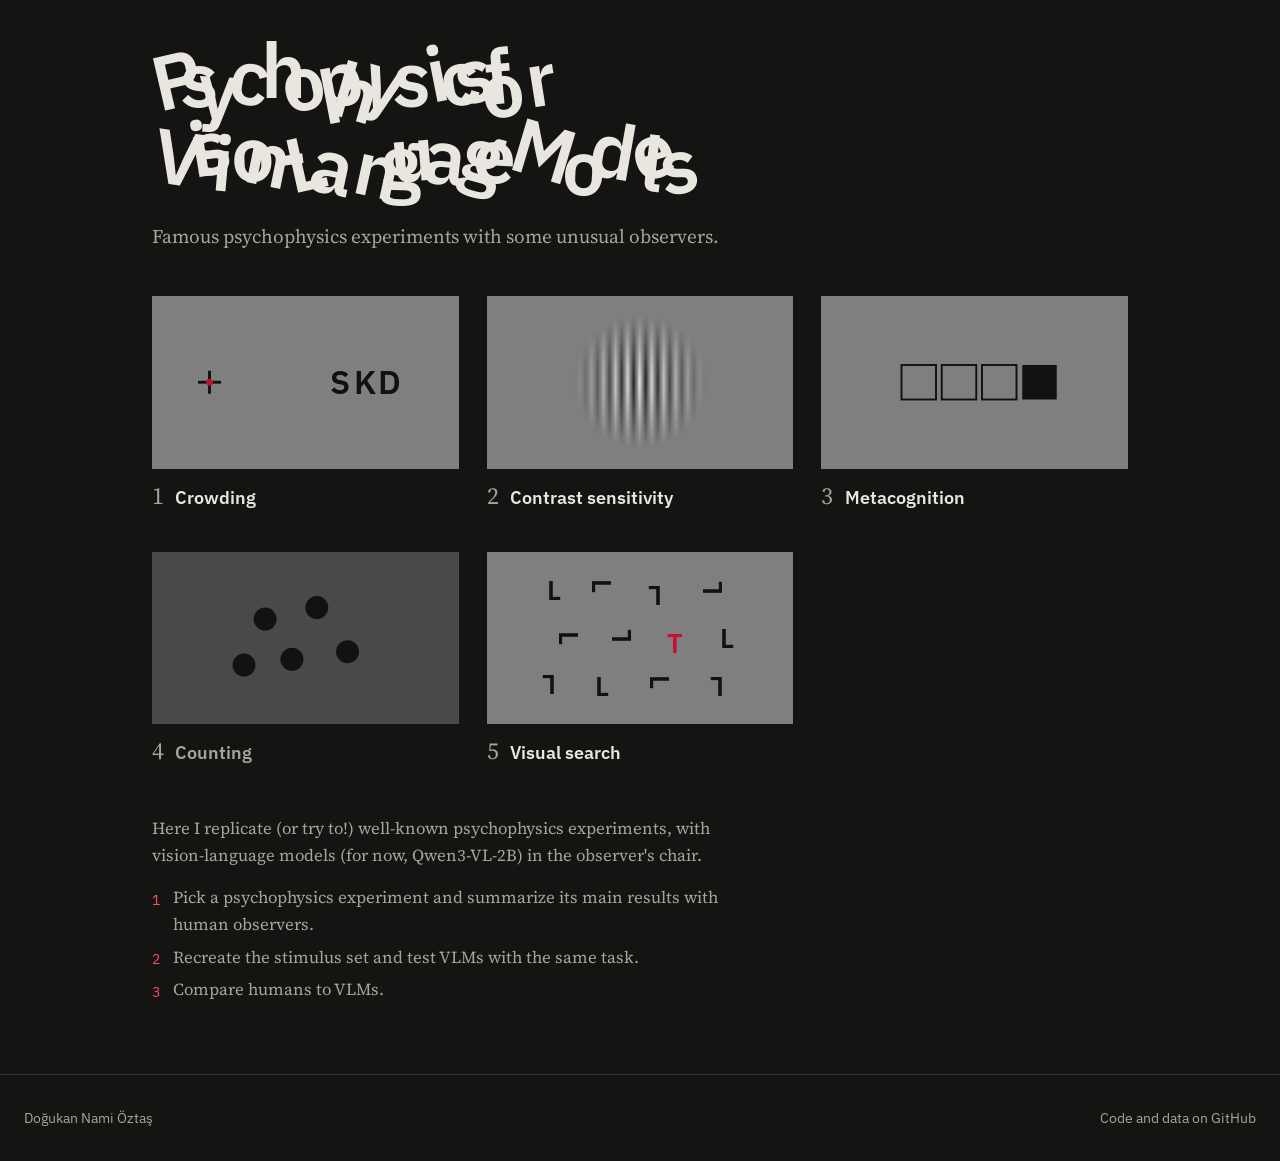
<file: design/index.html>
<!doctype html>
<html lang="en">
<head>
  <meta charset="utf-8">
  <meta name="viewport" content="width=device-width, initial-scale=1">
  <title>Psychophysics for Vision-Language Models</title>
  <link rel="preconnect" href="https://fonts.googleapis.com">
  <link rel="preconnect" href="https://fonts.gstatic.com" crossorigin>
  <link href="https://fonts.googleapis.com/css2?family=IBM+Plex+Mono:wght@400;500&family=IBM+Plex+Sans:wght@400;600&family=Source+Serif+4:ital,opsz,wght@0,8..60,400;0,8..60,600;1,8..60,400&display=swap" rel="stylesheet">
  <link rel="stylesheet" href="style.css">
</head>
<body>

<main>
  <section class="hero">
    <h1 class="crowded-title">Psychophysics for<br>Vision-Language Models</h1>
    <p class="hero-lede">Famous psychophysics experiments with some unusual observers.</p>
  </section>

  <section class="chapters">
    <div class="gallery">

      <!-- 1. Crowding: fixation cross and a flanked letter -->
      <a class="plate" href="../chapters/crowding/crowding.html">
        <div class="panel"><svg viewBox="0 0 320 180" aria-hidden="true">
          <g stroke="#111" stroke-width="3"><line x1="48" y1="90" x2="72" y2="90"/><line x1="60" y1="78" x2="60" y2="102"/></g>
          <circle cx="60" cy="90" r="3.5" fill="#c8102e"/>
          <g fill="#111" font-family="IBM Plex Sans, sans-serif" font-weight="600" font-size="34" text-anchor="middle">
            <text x="196" y="102">S</text><text x="222" y="102">K</text><text x="248" y="102">D</text>
          </g>
        </svg></div>
        <div class="caption"><span class="num">1</span><div><h3>Crowding</h3></div></div>
      </a>

      <!-- 2. Contrast sensitivity: a Gabor patch (stripes faded out by a round window) -->
      <a class="plate" href="../chapters/contrast_sensitivity/contrast_sensitivity.html">
        <div class="panel"><svg viewBox="0 0 320 180" aria-hidden="true">
          <defs>
            <linearGradient id="stripes" x1="0" y1="0" x2="0.09" y2="0" spreadMethod="repeat">
              <stop offset="0" stop-color="#1a1a1a"/><stop offset="0.5" stop-color="#e6e6e6"/><stop offset="1" stop-color="#1a1a1a"/>
            </linearGradient>
            <radialGradient id="window">
              <stop offset="0" stop-color="#fff" stop-opacity="1"/><stop offset="0.45" stop-color="#fff" stop-opacity="0.55"/><stop offset="1" stop-color="#fff" stop-opacity="0"/>
            </radialGradient>
            <mask id="gabor"><rect x="90" y="20" width="140" height="140" fill="url(#window)"/></mask>
          </defs>
          <rect x="90" y="20" width="140" height="140" fill="url(#stripes)" mask="url(#gabor)"/>
        </svg></div>
        <div class="caption"><span class="num">2</span><div><h3>Contrast sensitivity</h3></div></div>
      </a>

      <!-- 3. Metacognition: a confidence scale -->
      <a class="plate" href="../chapters/metacognition/metacognition.html">
        <div class="panel"><svg viewBox="0 0 320 180" aria-hidden="true">
          <g fill="none" stroke="#111" stroke-width="2">
            <rect x="84" y="72" width="36" height="36"/><rect x="126" y="72" width="36" height="36"/><rect x="168" y="72" width="36" height="36"/>
          </g>
          <rect x="210" y="72" width="36" height="36" fill="#111"/>
        </svg></div>
        <div class="caption"><span class="num">3</span><div><h3>Metacognition</h3></div></div>
      </a>

      <!-- 4. Counting: a few dots -->
      <div class="plate planned">
        <div class="panel"><svg viewBox="0 0 320 180" aria-hidden="true">
          <g fill="#111">
            <circle cx="118" cy="70" r="12"/><circle cx="172" cy="58" r="12"/><circle cx="146" cy="112" r="12"/>
            <circle cx="204" cy="104" r="12"/><circle cx="96" cy="118" r="12"/>
          </g>
        </svg></div>
        <div class="caption"><span class="num">4</span><div><h3>Counting</h3></div></div>
      </div>

      <!-- 5. Visual search: rotated L's and one T -->
      <a class="plate" href="../chapters/visual_search/visual_search.html">
        <div class="panel"><svg viewBox="0 0 320 180" aria-hidden="true">
          <g fill="#111" font-family="IBM Plex Sans, sans-serif" font-weight="600" font-size="28" text-anchor="middle">
            <text x="70"  y="50"  transform="rotate(0 70 40)">L</text>
            <text x="120" y="45"  transform="rotate(90 120 35)">L</text>
            <text x="175" y="55"  transform="rotate(180 175 45)">L</text>
            <text x="235" y="48"  transform="rotate(270 235 38)">L</text>
            <text x="85"  y="100" transform="rotate(90 85 90)">L</text>
            <text x="140" y="98"  transform="rotate(270 140 88)">L</text>
            <text x="250" y="100" transform="rotate(0 250 90)">L</text>
            <text x="65"  y="148" transform="rotate(180 65 138)">L</text>
            <text x="120" y="150" transform="rotate(0 120 140)">L</text>
            <text x="180" y="146" transform="rotate(90 180 136)">L</text>
            <text x="240" y="150" transform="rotate(180 240 140)">L</text>
            <text x="196" y="105" fill="#c8102e">T</text>
          </g>
        </svg></div>
        <div class="caption"><span class="num">5</span><div><h3>Visual search</h3></div></div>
      </a>

    </div>
  </section>

  <section class="about">
    <p>Here I replicate (or try to!) well-known psychophysics experiments, with vision-language models (for now, Qwen3-VL-2B) in the observer's chair.</p>
    <ol>
      <li>Pick a psychophysics experiment and summarize its main results with human observers.</li>
      <li>Recreate the stimulus set and test VLMs with the same task.</li>
      <li>Compare humans to VLMs.</li>
    </ol>
  </section>
</main>

<footer class="site-footer">
  <span>Doğukan Nami Öztaş</span>
  <span>Code and data on GitHub</span>
</footer>

<script src="site.js"></script>
</body>
</html>
</file>
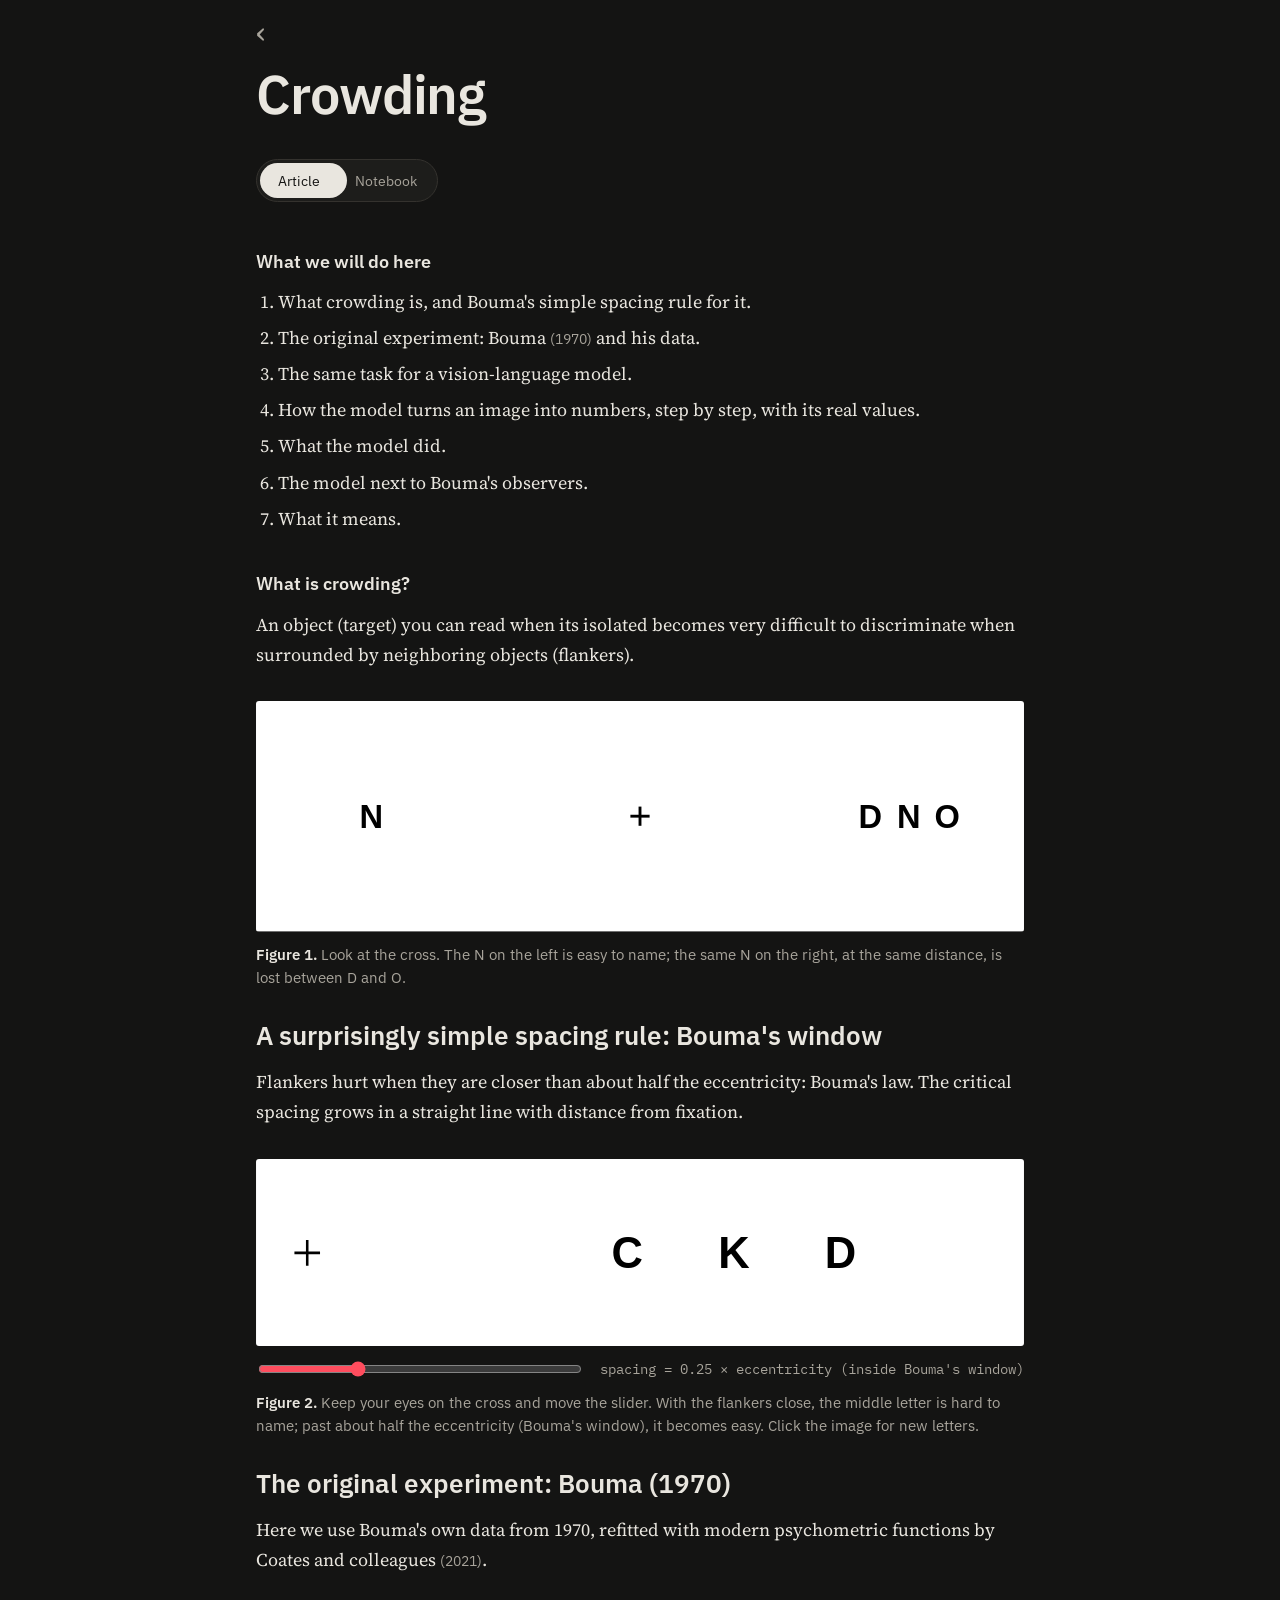
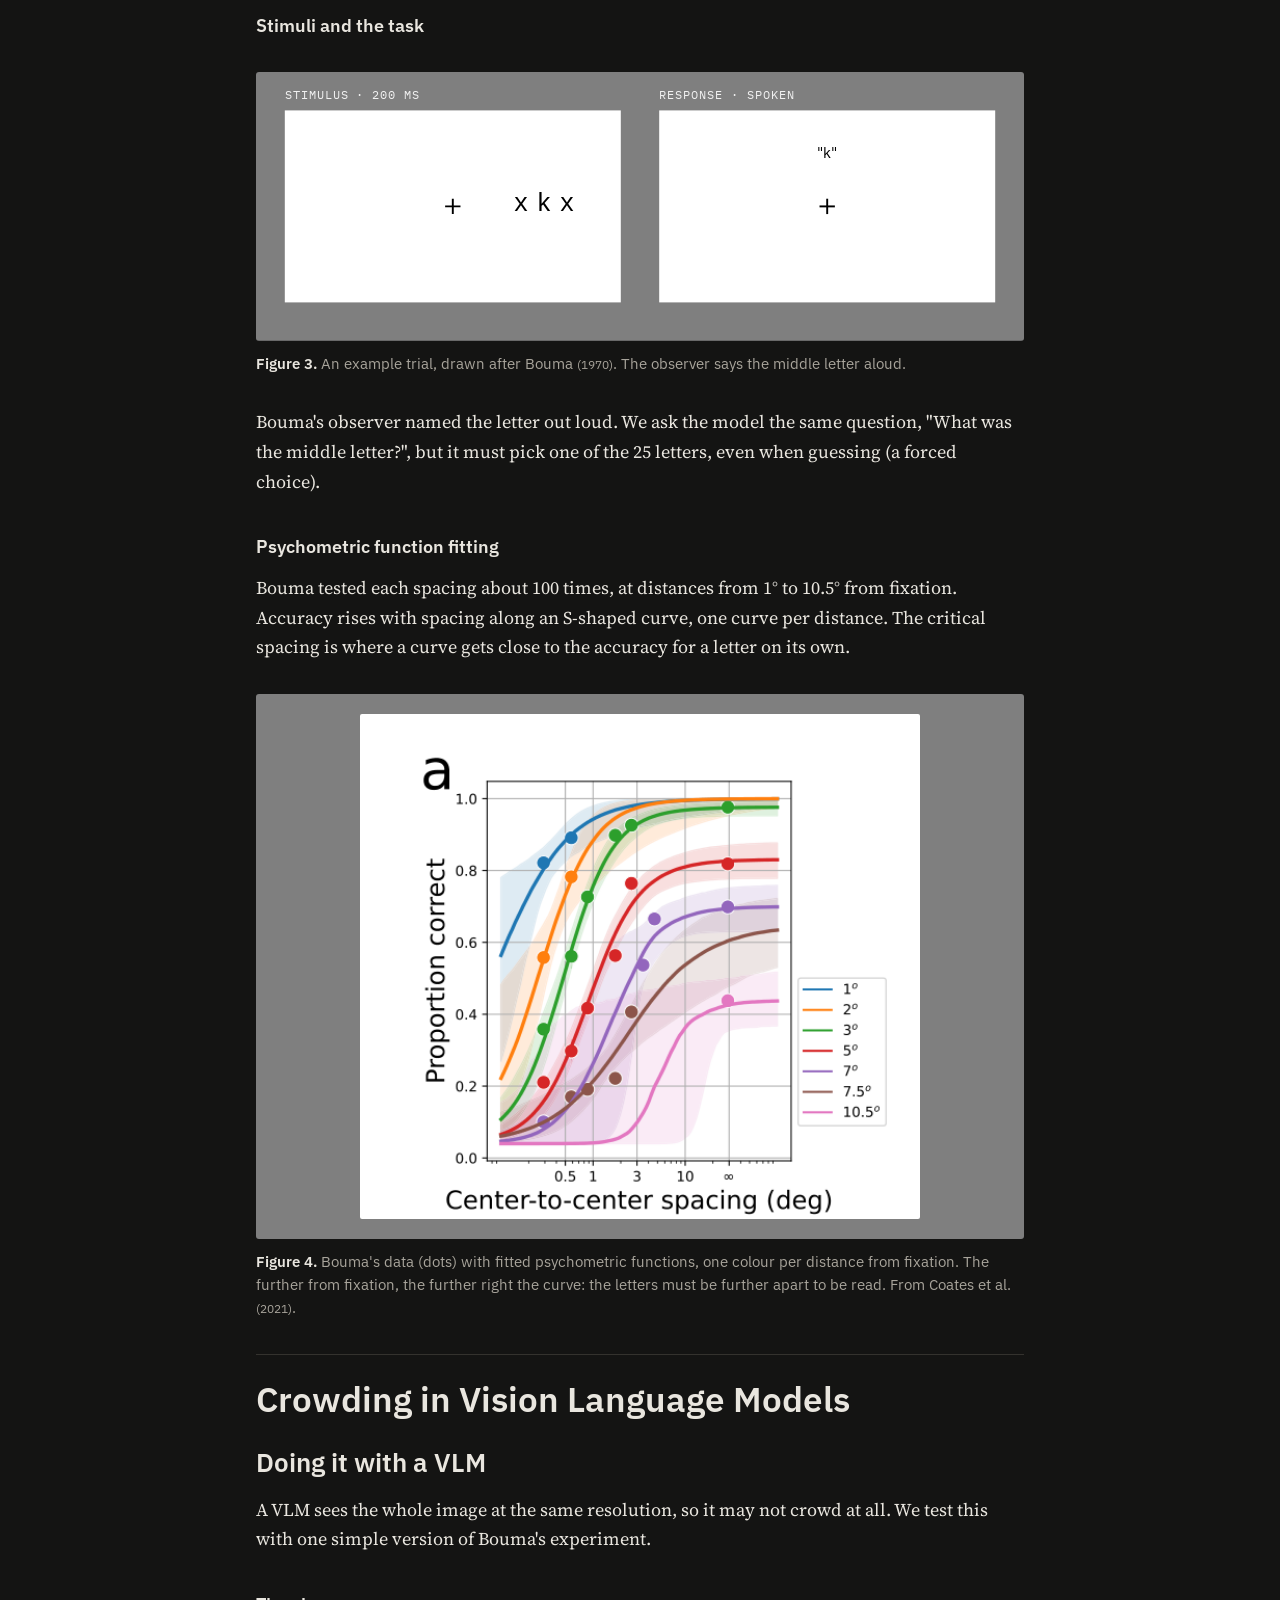
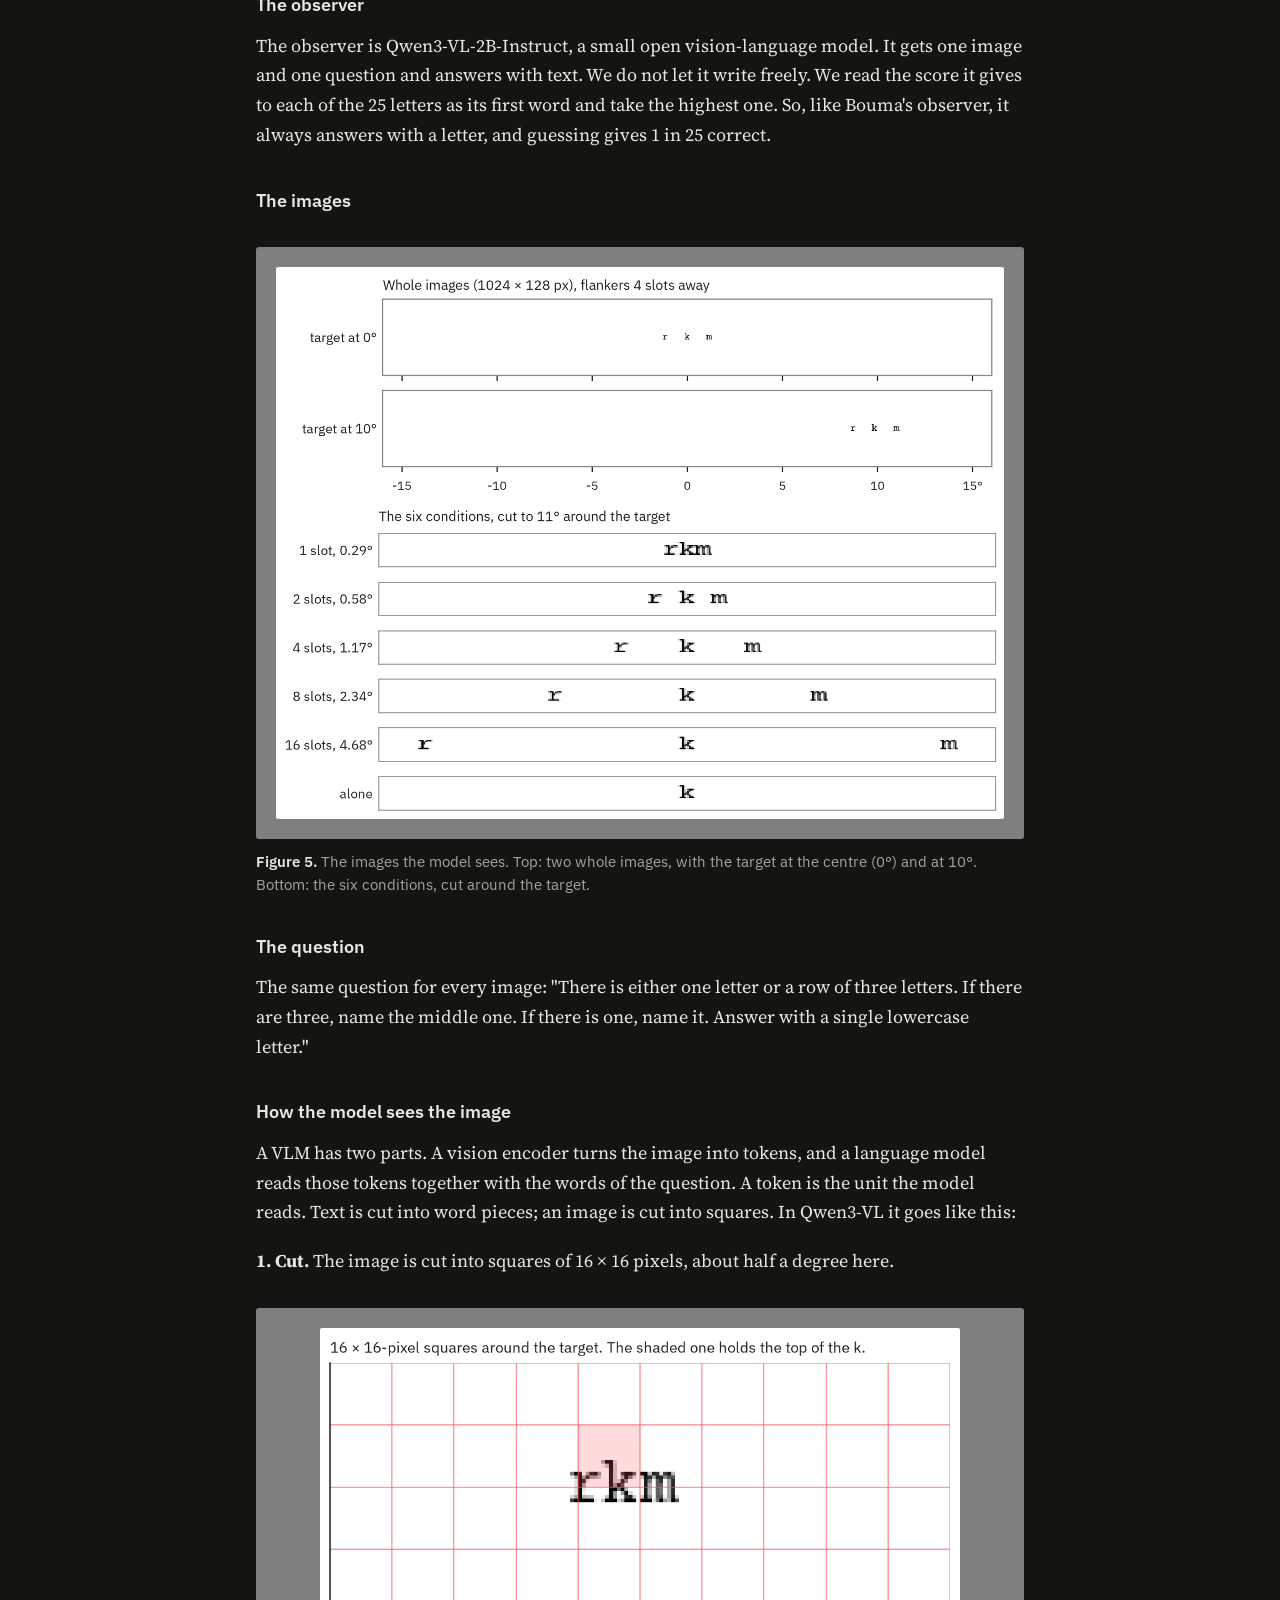
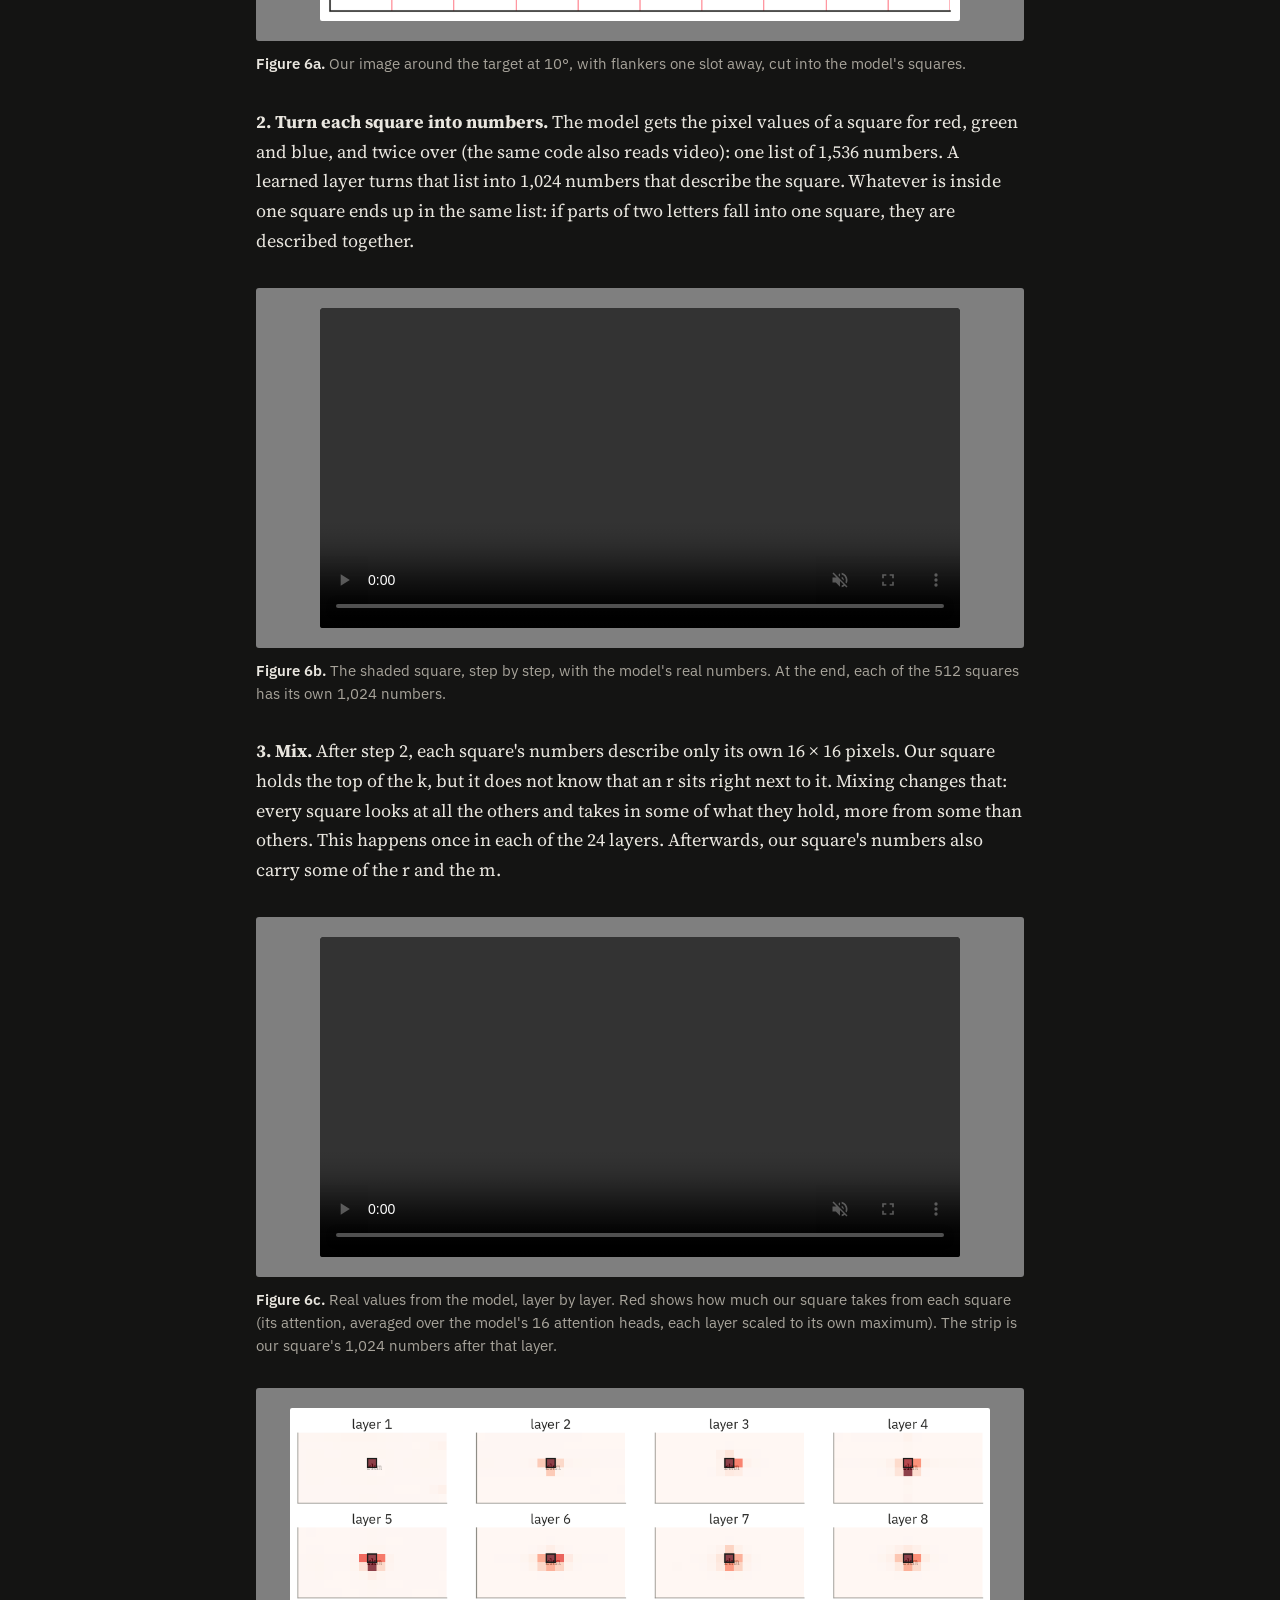
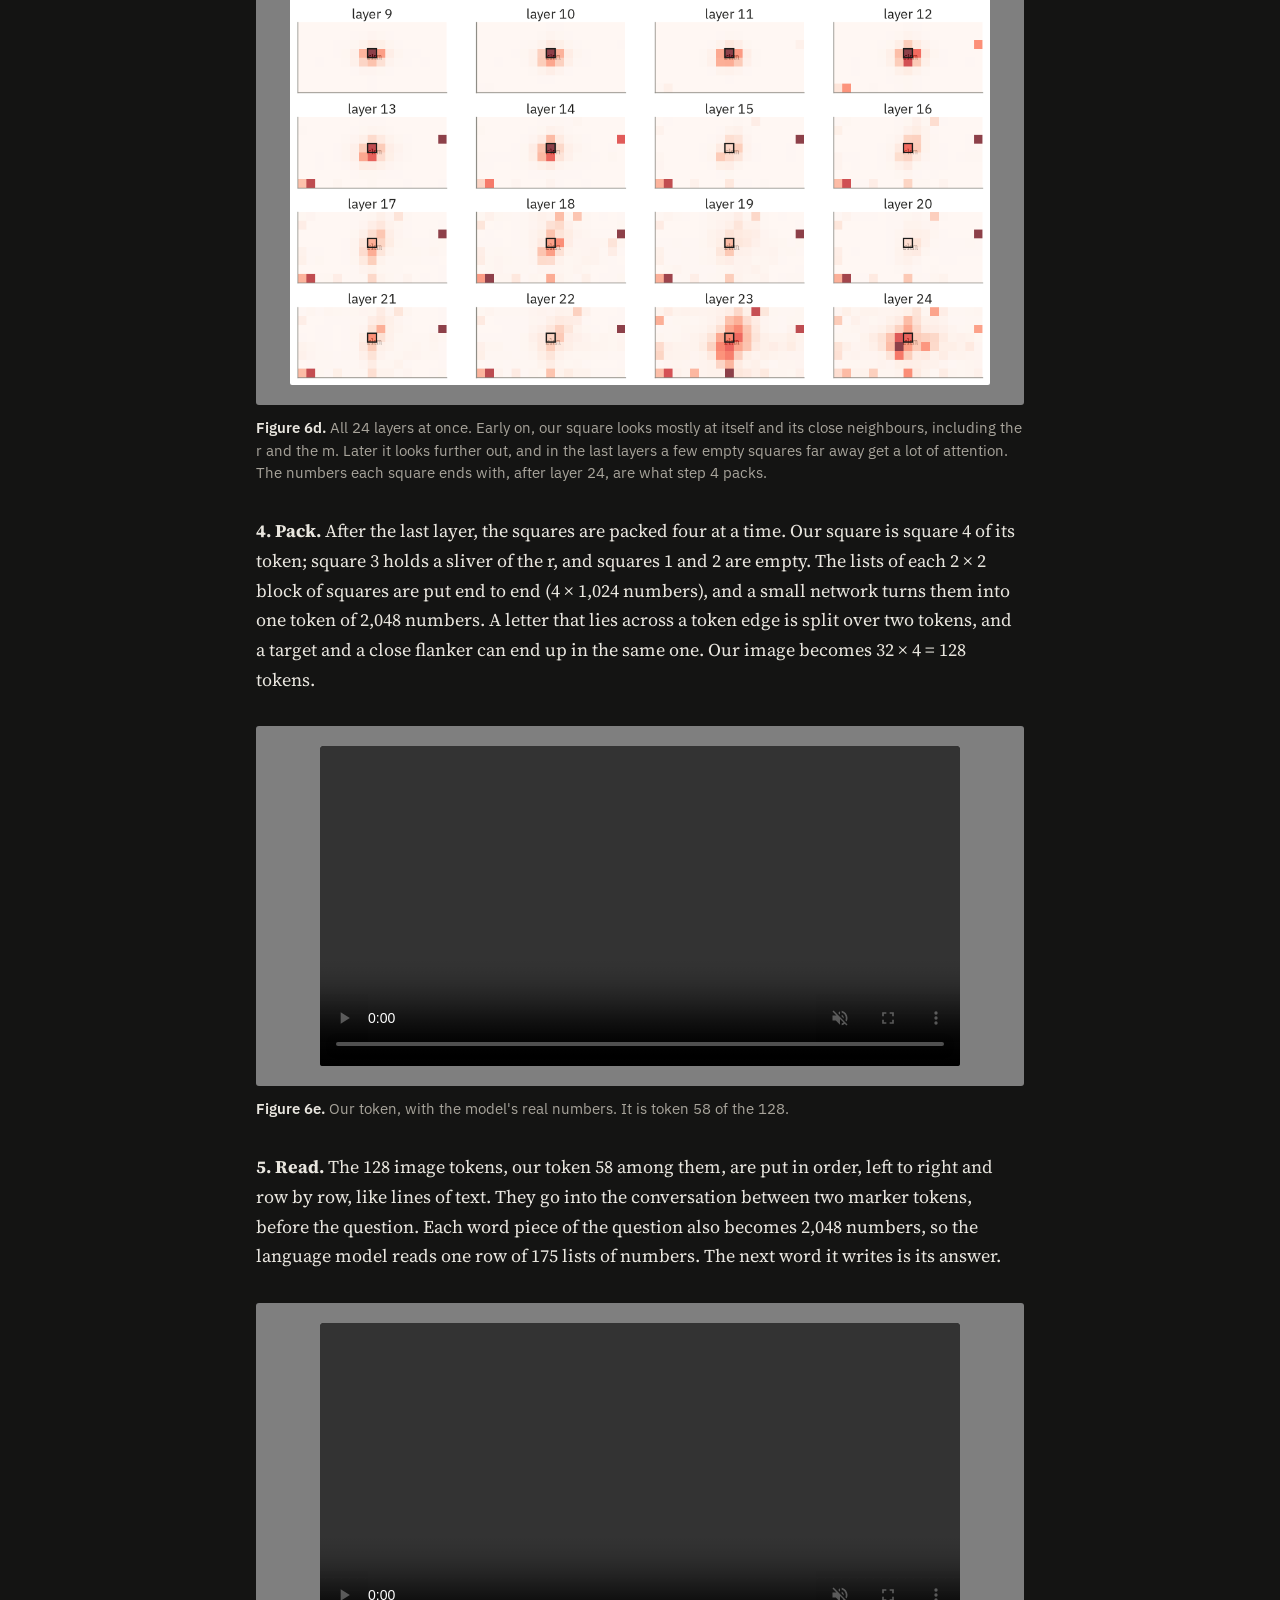
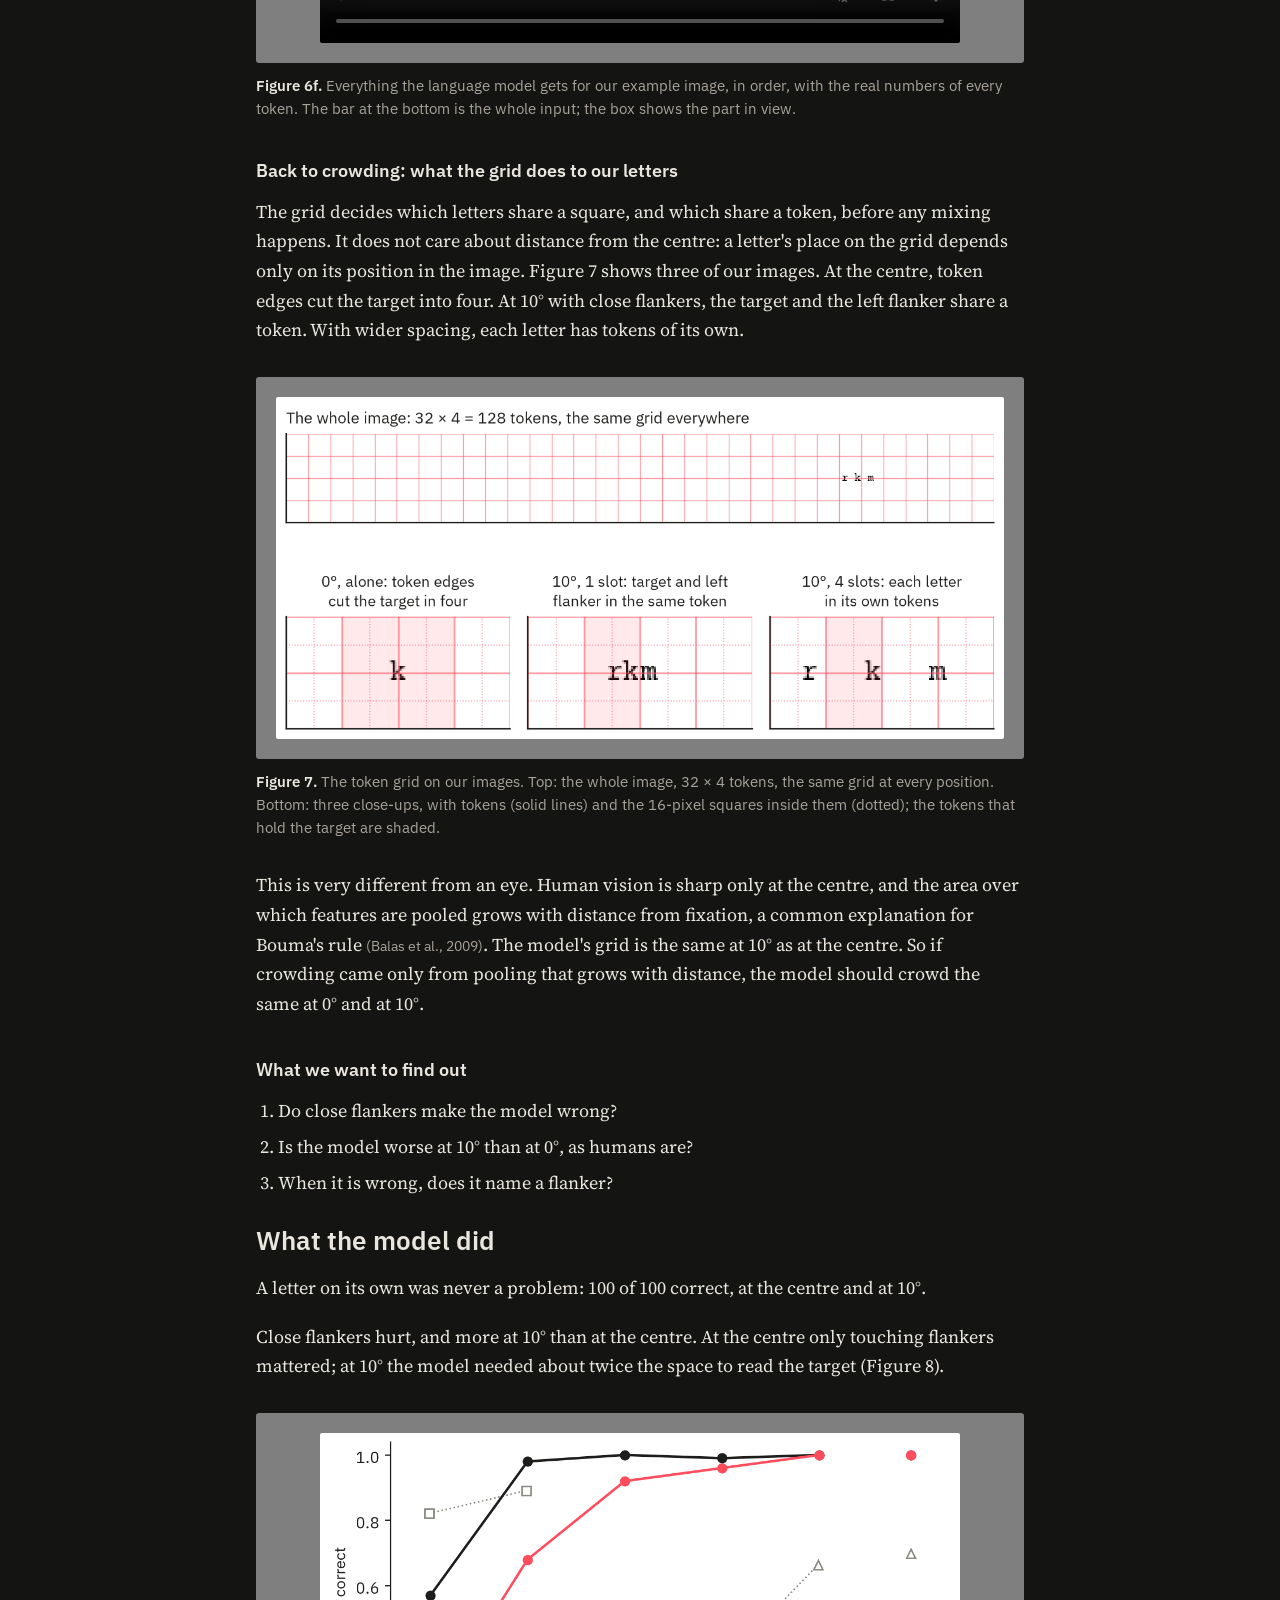
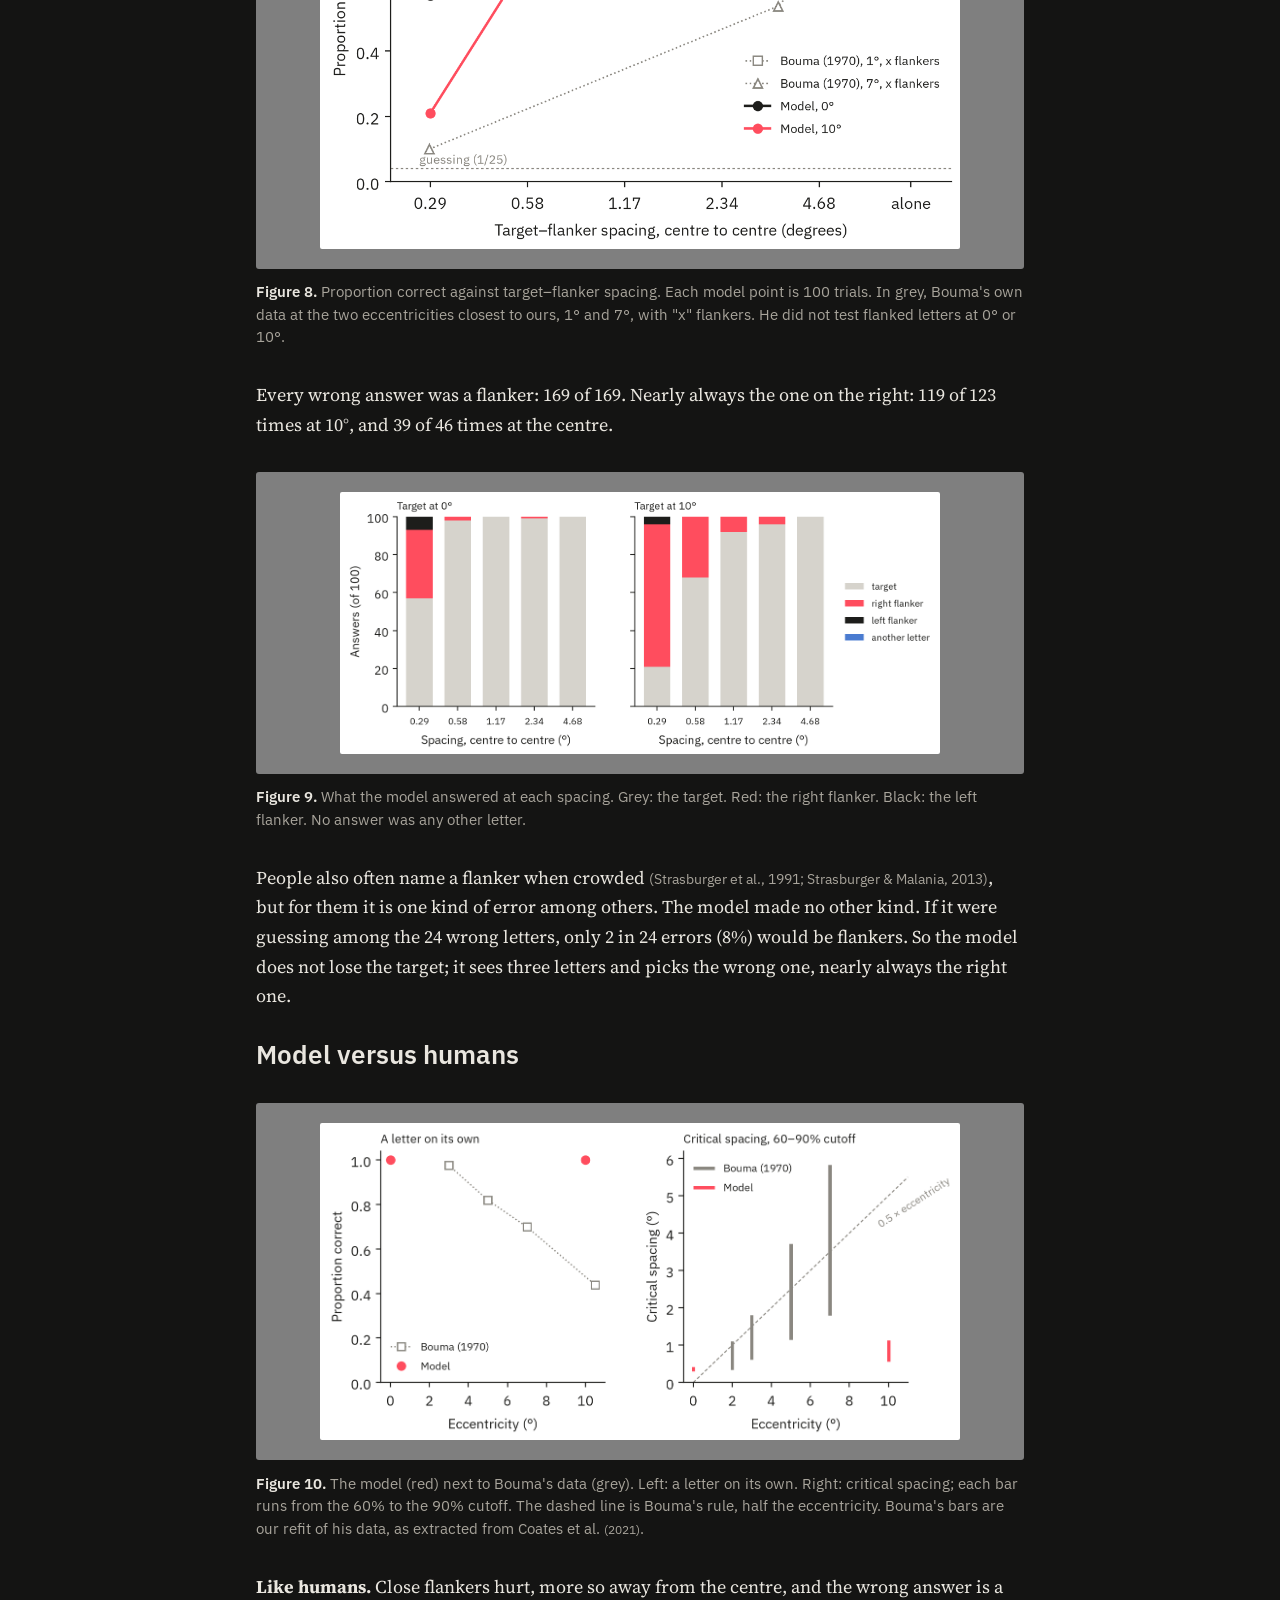
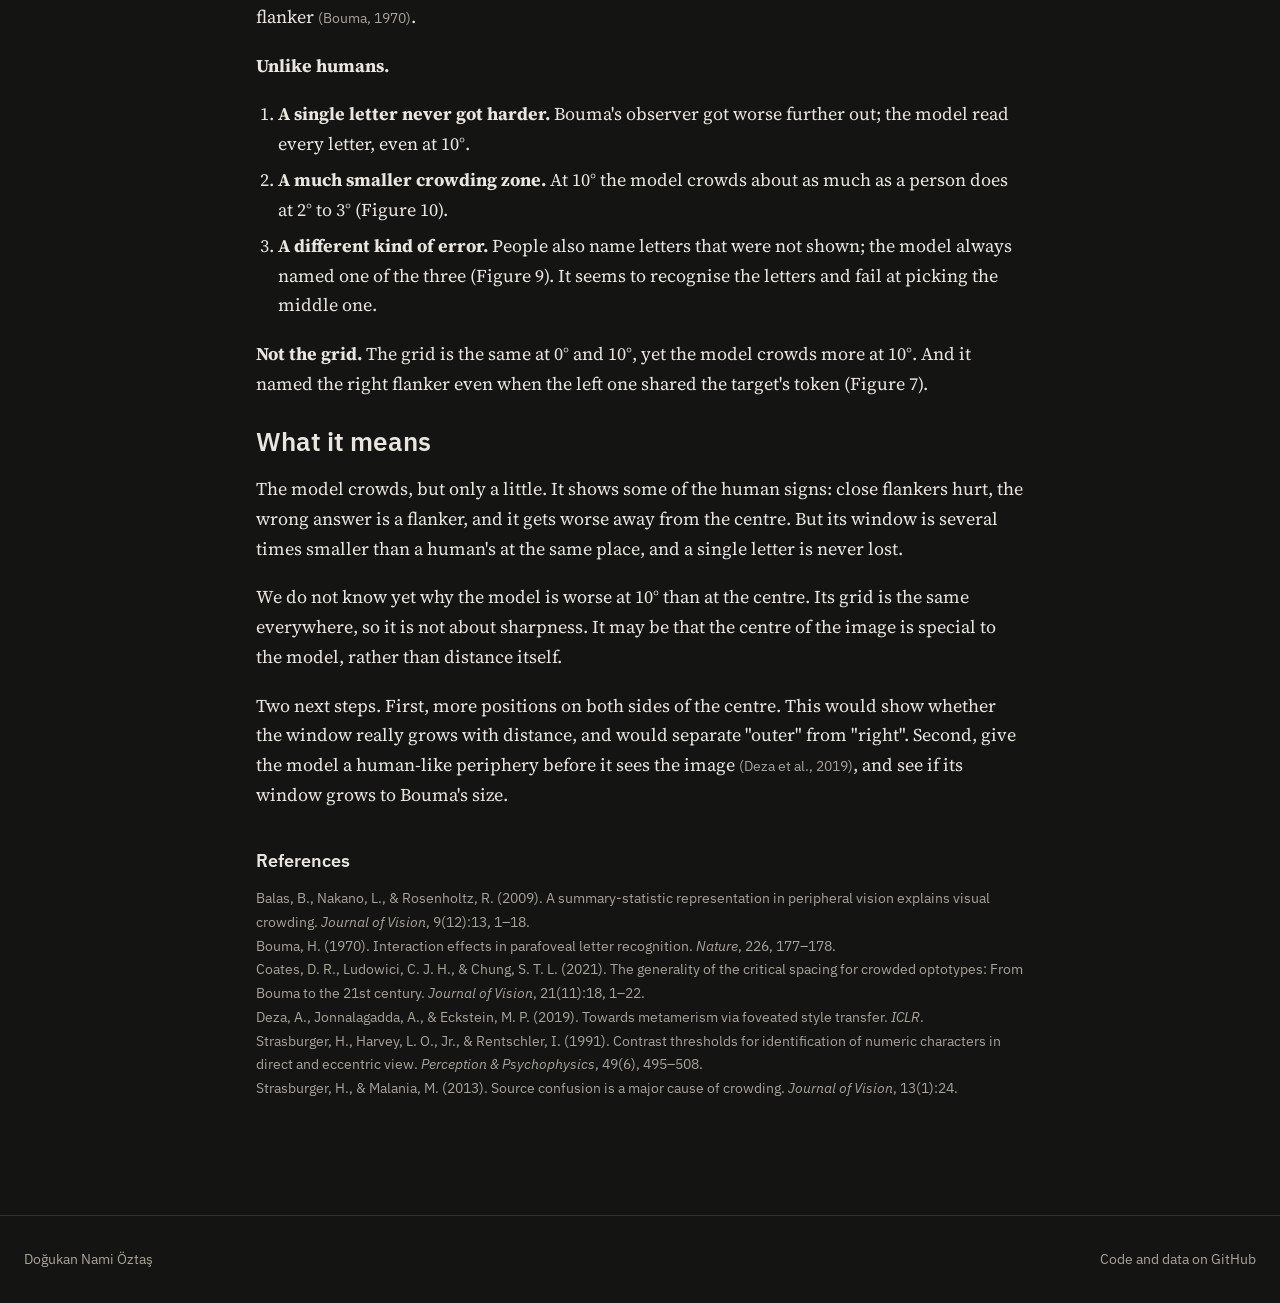
<file: chapters/crowding/crowding.html>
<!doctype html>
<!-- Made by build.py from chapters/crowding/crowding.md. Edit that file, not this one. -->
<html lang="en">
<head>
  <meta charset="utf-8">
  <meta name="viewport" content="width=device-width, initial-scale=1">
  <title>Crowding — Psychophysics for Vision-Language Models</title>
  <link rel="preconnect" href="https://fonts.googleapis.com">
  <link rel="preconnect" href="https://fonts.gstatic.com" crossorigin>
  <link href="https://fonts.googleapis.com/css2?family=IBM+Plex+Mono:wght@400;500&family=IBM+Plex+Sans:wght@400;600&family=Source+Serif+4:ital,opsz,wght@0,8..60,400;0,8..60,600;1,8..60,400&display=swap" rel="stylesheet">
  <link rel="stylesheet" href="../../design/style.css">
</head>
<body>

<main>
  <div class="chapter-head">
    <a class="back" href="../../design/index.html" aria-label="Back to all chapters">&lsaquo;</a>
    <h1 class="chapter-title">Crowding</h1>
    <div class="view-switch" data-view="article" role="group" aria-label="View">
      <span class="thumb"></span>
      <button type="button" data-view="article" aria-pressed="true">Article</button>
      <button type="button" data-view="notebook" aria-pressed="false">Notebook</button>
    </div>
  </div>

  <div class="chapter-layout">
    <div class="stage">

      <!-- ================= ARTICLE ================= -->
      <article class="face article" id="article">
<div class="intro">
<h3>What we will do here</h3>
<ol>
<li>What crowding is, and Bouma's simple spacing rule for it.</li>
<li>The original experiment: Bouma <span class="cite">(1970)</span> and his data.</li>
<li>The same task for a vision-language model.</li>
<li>How the model turns an image into numbers, step by step, with its real values.</li>
<li>What the model did.</li>
<li>The model next to Bouma's observers.</li>
<li>What it means.</li>
</ol>
<h3>What is crowding?</h3>
<p>An object (target) you can read when its isolated becomes very difficult to discriminate when surrounded by neighboring objects (flankers).</p>
<figure>
<div class="drawing">
<svg viewBox="0 0 800 240" xmlns="http://www.w3.org/2000/svg" role="img" aria-label="A fixation cross in the middle; an isolated N on its left and the same N between D and O on its right, at the same distance.">
  <rect width="800" height="240" fill="#ffffff"/>
  <!-- fixation cross in the middle -->
  <g stroke="#000" stroke-width="3">
    <line x1="390" y1="120" x2="410" y2="120"/><line x1="400" y1="110" x2="400" y2="130"/>
  </g>
  <!-- the same target N, 280 px left and right of fixation; flankers 40 px away -->
  <g font-family="Helvetica, Arial, sans-serif" font-weight="700" font-size="34" fill="#000" text-anchor="middle" dominant-baseline="central">
    <text x="120" y="120">N</text>
    <text x="640" y="120">D</text><text x="680" y="120">N</text><text x="720" y="120">O</text>
  </g>
</svg>
</div>
<figcaption><b>Figure 1.</b> Look at the cross. The N on the left is easy to name; the same N on the right, at the same distance, is lost between D and O.</figcaption>
</figure>
</div>

<section data-section="classic">
<h2>A surprisingly simple spacing rule: Bouma&#x27;s window</h2>
<p>Flankers hurt when they are closer than about half the eccentricity: Bouma's law. The critical spacing grows in a straight line with distance from fixation.</p>
<figure>
<div class="drawing" data-demo="bouma"></div>
<figcaption><b>Figure 2.</b> Keep your eyes on the cross and move the slider. With the flankers close, the middle letter is hard to name; past about half the eccentricity (Bouma's window), it becomes easy. Click the image for new letters.</figcaption>
</figure>
</section>

<section data-section="human">
<h2>The original experiment: Bouma (1970)</h2>
<p>Here we use Bouma's own data from 1970, refitted with modern psychometric functions by Coates and colleagues <span class="cite">(2021)</span>.</p>
<h3>Stimuli and the task</h3>
<figure>
<div class="drawing">
<svg viewBox="0 0 800 280" xmlns="http://www.w3.org/2000/svg" role="img" aria-label="Left: the stimulus screen, a fixation cross with the letters x k x to its right. Right: the observer says the middle letter aloud.">
  <rect width="800" height="280" fill="#7f7f7f"/>

  <!-- two white screens -->
  <rect x="30"  y="40" width="350" height="200" fill="#ffffff"/>
  <rect x="420" y="40" width="350" height="200" fill="#ffffff"/>

  <g font-family="IBM Plex Mono, monospace" font-size="12" fill="#f2f2f2" letter-spacing="1">
    <text x="30"  y="28">STIMULUS · 200 MS</text>
    <text x="420" y="28">RESPONSE · SPOKEN</text>
  </g>

  <!-- fixation crosses in the middle of each screen -->
  <g stroke="#000" stroke-width="2">
    <line x1="197" y1="140" x2="213" y2="140"/><line x1="205" y1="132" x2="205" y2="148"/>
    <line x1="587" y1="140" x2="603" y2="140"/><line x1="595" y1="132" x2="595" y2="148"/>
  </g>

  <!-- Bouma (1970): a lowercase Courier letter flanked by x on both sides, left or right of fixation -->
  <g font-family="Courier New, Courier, monospace" font-size="26" fill="#000" text-anchor="middle" dominant-baseline="central">
    <text x="276" y="138">x</text><text x="300" y="138">k</text><text x="324" y="138">x</text>
  </g>

  <!-- Bouma (1970): the observer names the letter aloud; the experimenter writes it down -->
  <g font-family="IBM Plex Sans, sans-serif" font-size="16" fill="#000" text-anchor="middle">
    <text x="595" y="90">"k"</text>
  </g>
</svg>
</div>
<figcaption><b>Figure 3.</b> An example trial, drawn after Bouma <span class="cite">(1970)</span>. The observer says the middle letter aloud.</figcaption>
</figure>
<p>Bouma's observer named the letter out loud. We ask the model the same question, "What was the middle letter?", but it must pick one of the 25 letters, even when guessing (a forced choice).</p>
<h3>Psychometric function fitting</h3>
<p>Bouma tested each spacing about 100 times, at distances from 1° to 10.5° from fixation. Accuracy rises with spacing along an S-shaped curve, one curve per distance. The critical spacing is where a curve gets close to the accuracy for a letter on its own.</p>
<figure>
<div class="display">
<div class="display-row one" style="grid-template-columns: minmax(0, 560px)">
<div class="tile"><img src="img/coates2021_fig2a.png" alt=""></div>
</div>
</div>
<figcaption><b>Figure 4.</b> Bouma's data (dots) with fitted psychometric functions, one colour per distance from fixation. The further from fixation, the further right the curve: the letters must be further apart to be read. From Coates et al. <span class="cite">(2021)</span>.</figcaption>
</figure>
</section>

<h1 class="big-title">Crowding in Vision Language Models</h1>
<section data-section="vlm">
<h2>Doing it with a VLM</h2>
<p>A VLM sees the whole image at the same resolution, so it may not crowd at all. We test this with one simple version of Bouma's experiment.</p>
<h3>The observer</h3>
<p>The observer is Qwen3-VL-2B-Instruct, a small open vision-language model. It gets one image and one question and answers with text. We do not let it write freely. We read the score it gives to each of the 25 letters as its first word and take the highest one. So, like Bouma's observer, it always answers with a letter, and guessing gives 1 in 25 correct.</p>
<h3>The images</h3>
<figure>
<div class="display">
<div class="display-row one" style="grid-template-columns: minmax(0, 760px)">
<div class="tile"><img src="img/vlm_conditions.png" alt=""></div>
</div>
</div>
<figcaption><b>Figure 5.</b> The images the model sees. Top: two whole images, with the target at the centre (0°) and at 10°. Bottom: the six conditions, cut around the target.</figcaption>
</figure>
<h3>The question</h3>
<p>The same question for every image: "There is either one letter or a row of three letters. If there are three, name the middle one. If there is one, name it. Answer with a single lowercase letter."</p>
<h3>How the model sees the image</h3>
<p>A VLM has two parts. A vision encoder turns the image into tokens, and a language model reads those tokens together with the words of the question. A token is the unit the model reads. Text is cut into word pieces; an image is cut into squares. In Qwen3-VL it goes like this:</p>
<p><b>1. Cut.</b> The image is cut into squares of 16 × 16 pixels, about half a degree here.</p>
<figure>
<div class="display">
<div class="display-row one" style="grid-template-columns: minmax(0, 640px)">
<div class="tile"><img src="img/vlm_step1.png" alt=""></div>
</div>
</div>
<figcaption><b>Figure 6a.</b> Our image around the target at 10°, with flankers one slot away, cut into the model's squares.</figcaption>
</figure>
<p><b>2. Turn each square into numbers.</b> The model gets the pixel values of a square for red, green and blue, and twice over (the same code also reads video): one list of 1,536 numbers. A learned layer turns that list into 1,024 numbers that describe the square. Whatever is inside one square ends up in the same list: if parts of two letters fall into one square, they are described together.</p>
<figure>
<div class="display">
<div class="display-row one" style="grid-template-columns: minmax(0, 640px)">
<div class="tile"><video src="img/vlm_step2.mp4" controls autoplay loop muted playsinline preload="auto"></video></div>
</div>
</div>
<figcaption><b>Figure 6b.</b> The shaded square, step by step, with the model's real numbers. At the end, each of the 512 squares has its own 1,024 numbers.</figcaption>
</figure>
<p><b>3. Mix.</b> After step 2, each square's numbers describe only its own 16 × 16 pixels. Our square holds the top of the k, but it does not know that an r sits right next to it. Mixing changes that: every square looks at all the others and takes in some of what they hold, more from some than others. This happens once in each of the 24 layers. Afterwards, our square's numbers also carry some of the r and the m.</p>
<figure>
<div class="display">
<div class="display-row one" style="grid-template-columns: minmax(0, 640px)">
<div class="tile"><video src="img/vlm_step3.mp4" controls autoplay loop muted playsinline preload="auto"></video></div>
</div>
</div>
<figcaption><b>Figure 6c.</b> Real values from the model, layer by layer. Red shows how much our square takes from each square (its attention, averaged over the model's 16 attention heads, each layer scaled to its own maximum). The strip is our square's 1,024 numbers after that layer.</figcaption>
</figure>
<figure>
<div class="display">
<div class="display-row one" style="grid-template-columns: minmax(0, 700px)">
<div class="tile"><img src="img/vlm_layers.png" alt=""></div>
</div>
</div>
<figcaption><b>Figure 6d.</b> All 24 layers at once. Early on, our square looks mostly at itself and its close neighbours, including the r and the m. Later it looks further out, and in the last layers a few empty squares far away get a lot of attention. The numbers each square ends with, after layer 24, are what step 4 packs.</figcaption>
</figure>
<p><b>4. Pack.</b> After the last layer, the squares are packed four at a time. Our square is square 4 of its token; square 3 holds a sliver of the r, and squares 1 and 2 are empty. The lists of each 2 × 2 block of squares are put end to end (4 × 1,024 numbers), and a small network turns them into one token of 2,048 numbers. A letter that lies across a token edge is split over two tokens, and a target and a close flanker can end up in the same one. Our image becomes 32 × 4 = 128 tokens.</p>
<figure>
<div class="display">
<div class="display-row one" style="grid-template-columns: minmax(0, 640px)">
<div class="tile"><video src="img/vlm_step4.mp4" controls autoplay loop muted playsinline preload="auto"></video></div>
</div>
</div>
<figcaption><b>Figure 6e.</b> Our token, with the model's real numbers. It is token 58 of the 128.</figcaption>
</figure>
<p><b>5. Read.</b> The 128 image tokens, our token 58 among them, are put in order, left to right and row by row, like lines of text. They go into the conversation between two marker tokens, before the question. Each word piece of the question also becomes 2,048 numbers, so the language model reads one row of 175 lists of numbers. The next word it writes is its answer.</p>
<figure>
<div class="display">
<div class="display-row one" style="grid-template-columns: minmax(0, 640px)">
<div class="tile"><video src="img/vlm_step5.mp4" controls autoplay loop muted playsinline preload="auto"></video></div>
</div>
</div>
<figcaption><b>Figure 6f.</b> Everything the language model gets for our example image, in order, with the real numbers of every token. The bar at the bottom is the whole input; the box shows the part in view.</figcaption>
</figure>
<h3>Back to crowding: what the grid does to our letters</h3>
<p>The grid decides which letters share a square, and which share a token, before any mixing happens. It does not care about distance from the centre: a letter's place on the grid depends only on its position in the image. Figure 7 shows three of our images. At the centre, token edges cut the target into four. At 10° with close flankers, the target and the left flanker share a token. With wider spacing, each letter has tokens of its own.</p>
<figure>
<div class="display">
<div class="display-row one" style="grid-template-columns: minmax(0, 760px)">
<div class="tile"><img src="img/vlm_grid.png" alt=""></div>
</div>
</div>
<figcaption><b>Figure 7.</b> The token grid on our images. Top: the whole image, 32 × 4 tokens, the same grid at every position. Bottom: three close-ups, with tokens (solid lines) and the 16-pixel squares inside them (dotted); the tokens that hold the target are shaded.</figcaption>
</figure>
<p>This is very different from an eye. Human vision is sharp only at the centre, and the area over which features are pooled grows with distance from fixation, a common explanation for Bouma's rule <span class="cite">(Balas et al., 2009)</span>. The model's grid is the same at 10° as at the centre. So if crowding came only from pooling that grows with distance, the model should crowd the same at 0° and at 10°.</p>
<h3>What we want to find out</h3>
<ol>
<li>Do close flankers make the model wrong?</li>
<li>Is the model worse at 10° than at 0°, as humans are?</li>
<li>When it is wrong, does it name a flanker?</li>
</ol>
</section>

<section data-section="model">
<h2>What the model did</h2>
<p>A letter on its own was never a problem: 100 of 100 correct, at the centre and at 10°.</p>
<p>Close flankers hurt, and more at 10° than at the centre. At the centre only touching flankers mattered; at 10° the model needed about twice the space to read the target (Figure 8).</p>
<figure>
<div class="display">
<div class="display-row one" style="grid-template-columns: minmax(0, 640px)">
<div class="tile"><img src="img/vlm_results.png" alt=""></div>
</div>
</div>
<figcaption><b>Figure 8.</b> Proportion correct against target–flanker spacing. Each model point is 100 trials. In grey, Bouma's own data at the two eccentricities closest to ours, 1° and 7°, with "x" flankers. He did not test flanked letters at 0° or 10°.</figcaption>
</figure>
<p>Every wrong answer was a flanker: 169 of 169. Nearly always the one on the right: 119 of 123 times at 10°, and 39 of 46 times at the centre.</p>
<figure>
<div class="display">
<div class="display-row one" style="grid-template-columns: minmax(0, 600px)">
<div class="tile"><img src="img/vlm_errors.png" alt=""></div>
</div>
</div>
<figcaption><b>Figure 9.</b> What the model answered at each spacing. Grey: the target. Red: the right flanker. Black: the left flanker. No answer was any other letter.</figcaption>
</figure>
<p>People also often name a flanker when crowded <span class="cite">(Strasburger et al., 1991; Strasburger &amp; Malania, 2013)</span>, but for them it is one kind of error among others. The model made no other kind. If it were guessing among the 24 wrong letters, only 2 in 24 errors (8%) would be flankers. So the model does not lose the target; it sees three letters and picks the wrong one, nearly always the right one.</p>
</section>

<section data-section="compare">
<h2>Model versus humans</h2>
<figure>
<div class="display">
<div class="display-row one" style="grid-template-columns: minmax(0, 640px)">
<div class="tile"><img src="img/vlm_vs_bouma.png" alt=""></div>
</div>
</div>
<figcaption><b>Figure 10.</b> The model (red) next to Bouma's data (grey). Left: a letter on its own. Right: critical spacing; each bar runs from the 60% to the 90% cutoff. The dashed line is Bouma's rule, half the eccentricity. Bouma's bars are our refit of his data, as extracted from Coates et al. <span class="cite">(2021)</span>.</figcaption>
</figure>
<p><b>Like humans.</b> Close flankers hurt, more so away from the centre, and the wrong answer is a flanker <span class="cite">(Bouma, 1970)</span>.</p>
<p><b>Unlike humans.</b></p>
<ol>
<li><b>A single letter never got harder.</b> Bouma's observer got worse further out; the model read every letter, even at 10°.</li>
<li><b>A much smaller crowding zone.</b> At 10° the model crowds about as much as a person does at 2° to 3° (Figure 10).</li>
<li><b>A different kind of error.</b> People also name letters that were not shown; the model always named one of the three (Figure 9). It seems to recognise the letters and fail at picking the middle one.</li>
</ol>
<p><b>Not the grid.</b> The grid is the same at 0° and 10°, yet the model crowds more at 10°. And it named the right flanker even when the left one shared the target's token (Figure 7).</p>
</section>

<section data-section="meaning">
<h2>What it means</h2>
<p>The model crowds, but only a little. It shows some of the human signs: close flankers hurt, the wrong answer is a flanker, and it gets worse away from the centre. But its window is several times smaller than a human's at the same place, and a single letter is never lost.</p>
<p>We do not know yet why the model is worse at 10° than at the centre. Its grid is the same everywhere, so it is not about sharpness. It may be that the centre of the image is special to the model, rather than distance itself.</p>
<p>Two next steps. First, more positions on both sides of the centre. This would show whether the window really grows with distance, and would separate "outer" from "right". Second, give the model a human-like periphery before it sees the image <span class="cite">(Deza et al., 2019)</span>, and see if its window grows to Bouma's size.</p>
<h3>References</h3>
<p class="cite">Balas, B., Nakano, L., &amp; Rosenholtz, R. (2009). A summary-statistic representation in peripheral vision explains visual crowding. <i>Journal of Vision</i>, 9(12):13, 1–18.<br>
Bouma, H. (1970). Interaction effects in parafoveal letter recognition. <i>Nature</i>, 226, 177–178.<br>
Coates, D. R., Ludowici, C. J. H., &amp; Chung, S. T. L. (2021). The generality of the critical spacing for crowded optotypes: From Bouma to the 21st century. <i>Journal of Vision</i>, 21(11):18, 1–22.<br>
Deza, A., Jonnalagadda, A., &amp; Eckstein, M. P. (2019). Towards metamerism via foveated style transfer. <i>ICLR</i>.<br>
Strasburger, H., Harvey, L. O., Jr., &amp; Rentschler, I. (1991). Contrast thresholds for identification of numeric characters in direct and eccentric view. <i>Perception &amp; Psychophysics</i>, 49(6), 495–508.<br>
Strasburger, H., &amp; Malania, M. (2013). Source confusion is a major cause of crowding. <i>Journal of Vision</i>, 13(1):24.</p>
</section>
      </article>

      <!-- ================= NOTEBOOK ================= -->
      <div class="face notebook" id="notebook" hidden>
<section data-section="vlm">
<div class="nb-part">03 · The experiment</div>
<div class="nb-file">run_model.ipynb</div>
<div class="cell md"><div class="prompt"></div><div class="body">
<h3>Crowding with a vision-language model</h3>
<p>Qwen3-VL-2B-Instruct names a letter that sits alone or between two other letters. The displays are drawn by <code>stimuli.py</code> in this folder <span class="cite">(letter size and spacing after Bouma, 1970)</span>:</p>
<ul><li>target at <b>0°</b> (image centre) or <b>10°</b> (right of centre)</li><li>flankers at <b>1, 2, 4, 8 or 16 letter slots</b> (0.29 to 4.7°), or none</li><li>25 letters × 4 = <b>100 trials per condition</b>, 1,200 in all</li></ul>
<p>Results go to <code>../data/model_results.csv</code>, one row per trial. <code>analysis.ipynb</code> makes the numbers and figures from that file.</p>
<p>Needs a GPU: in Colab, Runtime &gt; Change runtime type &gt; T4 GPU. The run takes a few minutes.</p>
</div></div>
<div class="cell md"><div class="prompt"></div><div class="body">
<h3>Setup</h3>
</div></div>
<div class="cell"><div class="prompt">[1]</div><div class="body">
<pre><span class="tok-k">import</span> os
<span class="tok-k">import</span> sys

inColab = <span class="tok-s">&quot;</span><span class="tok-s">google.colab</span><span class="tok-s">&quot;</span> <span class="tok-k">in</span> sys.modules

<span class="tok-k">if</span> inColab:
  <span class="tok-k">from</span> google.colab <span class="tok-k">import</span> drive
  drive.mount(<span class="tok-s">&quot;</span><span class="tok-s">/content/drive</span><span class="tok-s">&quot;</span>)
  os.chdir(<span class="tok-s">&quot;</span><span class="tok-s">/content/drive/MyDrive/Projects/vlm-psychophysics/chapters/crowding/code</span><span class="tok-s">&quot;</span>)
  os.system(<span class="tok-s">&quot;</span><span class="tok-s">pip install -q -U transformers</span><span class="tok-s">&quot;</span>)

sys.path.insert(<span class="tok-n">0</span>, os.getcwd())
print(<span class="tok-s">&quot;</span><span class="tok-s">running in Colab:</span><span class="tok-s">&quot;</span>, inColab)
print(<span class="tok-s">&quot;</span><span class="tok-s">folder:</span><span class="tok-s">&quot;</span>, os.getcwd())</pre><div class="out">Mounted at /content/drive
running in Colab: True
folder: /content/drive/MyDrive/Projects/vlm-psychophysics/chapters/crowding/code</div></div></div>
<div class="cell"><div class="prompt">[2]</div><div class="body">
<pre><span class="tok-k">import</span> time
<span class="tok-k">import</span> torch
<span class="tok-k">import</span> numpy             <span class="tok-k">as</span> np
<span class="tok-k">import</span> pandas            <span class="tok-k">as</span> pd
<span class="tok-k">import</span> matplotlib.pyplot <span class="tok-k">as</span> plt
<span class="tok-k">from</span> transformers       <span class="tok-k">import</span> AutoModelForImageTextToText, AutoProcessor
<span class="tok-k">from</span> transformers.utils <span class="tok-k">import</span> logging

<span class="tok-k">import</span> stimuli

logging.disable_progress_bar()
logging.set_verbosity_error()

<span class="tok-k">if</span> torch.cuda.is_available():
  device = <span class="tok-s">&quot;</span><span class="tok-s">cuda</span><span class="tok-s">&quot;</span>
  dtype  = torch.float16
<span class="tok-k">else</span>:
  device = <span class="tok-s">&quot;</span><span class="tok-s">cpu</span><span class="tok-s">&quot;</span>
  dtype  = torch.float32

print(<span class="tok-s">&quot;</span><span class="tok-s">device:</span><span class="tok-s">&quot;</span>, device)</pre><div class="out">device: cuda</div></div></div>
<div class="cell"><div class="prompt">[3]</div><div class="body">
<pre>modelName = <span class="tok-s">&quot;</span><span class="tok-s">Qwen/Qwen3-VL-2B-Instruct</span><span class="tok-s">&quot;</span>

model = AutoModelForImageTextToText.from_pretrained(modelName, dtype=dtype)
model = model.to(device)
model = model.eval()
proc  = AutoProcessor.from_pretrained(modelName)


<span class="tok-k">def</span> makeInputs(img, question):
  messages = [
    {<span class="tok-s">&quot;</span><span class="tok-s">role</span><span class="tok-s">&quot;</span>: <span class="tok-s">&quot;</span><span class="tok-s">user</span><span class="tok-s">&quot;</span>,
     <span class="tok-s">&quot;</span><span class="tok-s">content</span><span class="tok-s">&quot;</span>: [
       {<span class="tok-s">&quot;</span><span class="tok-s">type</span><span class="tok-s">&quot;</span>: <span class="tok-s">&quot;</span><span class="tok-s">image</span><span class="tok-s">&quot;</span>, <span class="tok-s">&quot;</span><span class="tok-s">image</span><span class="tok-s">&quot;</span>: img},
       {<span class="tok-s">&quot;</span><span class="tok-s">type</span><span class="tok-s">&quot;</span>: <span class="tok-s">&quot;</span><span class="tok-s">text</span><span class="tok-s">&quot;</span>,  <span class="tok-s">&quot;</span><span class="tok-s">text</span><span class="tok-s">&quot;</span>:  question},
     ]}
  ]
  inputs = proc.apply_chat_template(messages,
                                    tokenize=<span class="tok-k">True</span>,
                                    add_generation_prompt=<span class="tok-k">True</span>,
                                    return_dict=<span class="tok-k">True</span>,
                                    return_tensors=<span class="tok-s">&quot;</span><span class="tok-s">pt</span><span class="tok-s">&quot;</span>)
  inputs = inputs.to(device)
  inputs[<span class="tok-s">&quot;</span><span class="tok-s">pixel_values</span><span class="tok-s">&quot;</span>] = inputs[<span class="tok-s">&quot;</span><span class="tok-s">pixel_values</span><span class="tok-s">&quot;</span>].to(dtype)
  <span class="tok-k">return</span> inputs


<span class="tok-k">def</span> nextWordScores(img, question):
  <span class="tok-c"># one forward pass: a score for every word the model could say first</span>
  inputs = makeInputs(img, question)
  <span class="tok-k">with</span> torch.no_grad():
    output = model(**inputs, logits_to_keep=<span class="tok-n">1</span>)
  <span class="tok-k">return</span> output.logits[<span class="tok-n">0</span>, -<span class="tok-n">1</span>].float().cpu()

print(<span class="tok-s">&quot;</span><span class="tok-s">model loaded</span><span class="tok-s">&quot;</span>)</pre><div class="out">model loaded</div></div></div>
<div class="cell md"><div class="prompt"></div><div class="body">
<h3>The question and the scoring</h3>
<p>The same question for every display:</p>
<p>&gt; There is either one letter or a row of three letters. If there are three, name the middle &gt; one. If there is one, name it. Answer with a single lowercase letter.</p>
<p>The answer is the most likely of the 25 letters (a-z without x), so guessing gives 1/25.</p>
</div></div>
<div class="cell"><div class="prompt">[4]</div><div class="body">
<pre>question = (<span class="tok-s">&quot;</span><span class="tok-s">There is either one letter or a row of three letters. If there are three, name the middle one. </span><span class="tok-s">&quot;</span>
            <span class="tok-s">&quot;</span><span class="tok-s">If there is one, name it. Answer with a single lowercase letter.</span><span class="tok-s">&quot;</span>)
letters  = stimuli.LETTERS

<span class="tok-c"># token IDs of &quot; a&quot;, &quot; b&quot;, ... (with the leading space); each must be a single token</span>
letterIds = []
<span class="tok-k">for</span> L <span class="tok-k">in</span> letters:
  ids = proc.tokenizer.encode(<span class="tok-s">&quot;</span><span class="tok-s"> </span><span class="tok-s">&quot;</span> + L, add_special_tokens=<span class="tok-k">False</span>)
  <span class="tok-k">assert</span> len(ids) == <span class="tok-n">1</span>, L
  letterIds.append(ids[<span class="tok-n">0</span>])


<span class="tok-k">def</span> letterProbs(img):
  scores = nextWordScores(img, question)
  <span class="tok-k">return</span> torch.softmax(scores[letterIds], dim=<span class="tok-n">0</span>).numpy()</pre></div></div>
<div class="cell md"><div class="prompt"></div><div class="body">
<h3>A check before the run</h3>
<p>Two easy displays (flankers 8 slots away). The model should name "k", and it should see the image at its real size (1024 × 128, no resizing).</p>
</div></div>
<div class="cell"><div class="prompt">[5]</div><div class="body">
<pre>fig, axs = plt.subplots(<span class="tok-n">2</span>, <span class="tok-n">1</span>, figsize=(<span class="tok-n">12</span>, <span class="tok-n">2.5</span>))
<span class="tok-k">for</span> i, ecc <span class="tok-k">in</span> enumerate(stimuli.ECCENTRICITIES):
  trial = dict(target=<span class="tok-s">&quot;</span><span class="tok-s">k</span><span class="tok-s">&quot;</span>, ecc_deg=ecc, spacing=<span class="tok-n">8</span>, inner_flanker=<span class="tok-s">&quot;</span><span class="tok-s">r</span><span class="tok-s">&quot;</span>, outer_flanker=<span class="tok-s">&quot;</span><span class="tok-s">m</span><span class="tok-s">&quot;</span>)
  img   = stimuli.draw_trial(trial)
  probs = letterProbs(img)
  grid  = makeInputs(img, question)[<span class="tok-s">&quot;</span><span class="tok-s">image_grid_thw</span><span class="tok-s">&quot;</span>][<span class="tok-n">0</span>].tolist()
  print(<span class="tok-s">&quot;</span><span class="tok-s">%2d</span><span class="tok-s"> deg: model sees </span><span class="tok-s">%d</span><span class="tok-s"> x </span><span class="tok-s">%d</span><span class="tok-s"> px; answer </span><span class="tok-s">%s</span><span class="tok-s"> (p = </span><span class="tok-s">%.2f</span><span class="tok-s">)</span><span class="tok-s">&quot;</span>
        % (ecc, grid[<span class="tok-n">2</span>] * <span class="tok-n">16</span>, grid[<span class="tok-n">1</span>] * <span class="tok-n">16</span>, letters[np.argmax(probs)], np.max(probs)))
  axs[i].imshow(img)
  axs[i].set_title(<span class="tok-s">&quot;</span><span class="tok-s">%d</span><span class="tok-s"> deg</span><span class="tok-s">&quot;</span> % ecc)
  axs[i].axis(<span class="tok-s">&quot;</span><span class="tok-s">off</span><span class="tok-s">&quot;</span>)
plt.tight_layout()
plt.show()</pre><div class="out"> 0 deg: model sees 1024 x 128 px; answer k (p = 1.00)
10 deg: model sees 1024 x 128 px; answer k (p = 1.00)</div><div class="out"><img src="[data-uri]" alt=""></div></div></div>
</section>

<section data-section="model">
<div class="nb-part">04 · What the model did</div>
<div class="nb-file">run_model.ipynb</div>
<div class="cell md"><div class="prompt"></div><div class="body">
<h3>The run</h3>
<p>1,200 trials. If Colab disconnects, run the cell again: trials already in the file are skipped.</p>
</div></div>
<div class="cell"><div class="prompt">[6]</div><div class="body">
<pre>resultsFile = <span class="tok-s">&quot;</span><span class="tok-s">../data/model_results.csv</span><span class="tok-s">&quot;</span>

<span class="tok-k">if</span> os.path.exists(resultsFile):
  results = pd.read_csv(resultsFile).to_dict(<span class="tok-s">&quot;</span><span class="tok-s">records</span><span class="tok-s">&quot;</span>)
<span class="tok-k">else</span>:
  results = []
done = set(r[<span class="tok-s">&quot;</span><span class="tok-s">index</span><span class="tok-s">&quot;</span>] <span class="tok-k">for</span> r <span class="tok-k">in</span> results)

startTime = time.time()
<span class="tok-k">for</span> trial <span class="tok-k">in</span> stimuli.make_trials():
  <span class="tok-k">if</span> trial[<span class="tok-s">&quot;</span><span class="tok-s">index</span><span class="tok-s">&quot;</span>] <span class="tok-k">in</span> done:
    <span class="tok-k">continue</span>

  probs  = letterProbs(stimuli.draw_trial(trial))
  answer = letters[np.argmax(probs)]

  results.append({**trial,
                  <span class="tok-s">&quot;</span><span class="tok-s">model</span><span class="tok-s">&quot;</span>:     modelName,
                  <span class="tok-s">&quot;</span><span class="tok-s">answer</span><span class="tok-s">&quot;</span>:    answer,
                  <span class="tok-s">&quot;</span><span class="tok-s">correct</span><span class="tok-s">&quot;</span>:   answer == trial[<span class="tok-s">&quot;</span><span class="tok-s">target</span><span class="tok-s">&quot;</span>],
                  <span class="tok-s">&quot;</span><span class="tok-s">p_correct</span><span class="tok-s">&quot;</span>: float(probs[letters.index(trial[<span class="tok-s">&quot;</span><span class="tok-s">target</span><span class="tok-s">&quot;</span>])])})
  <span class="tok-k">if</span> len(results) % <span class="tok-n">200</span> == <span class="tok-n">0</span>:
    pd.DataFrame(results).to_csv(resultsFile, index=<span class="tok-k">False</span>)
    print(<span class="tok-s">&quot;</span><span class="tok-s">%d</span><span class="tok-s"> trials, </span><span class="tok-s">%.0f</span><span class="tok-s"> s</span><span class="tok-s">&quot;</span> % (len(results), time.time() - startTime))

pd.DataFrame(results).to_csv(resultsFile, index=<span class="tok-k">False</span>)
print(<span class="tok-s">&quot;</span><span class="tok-s">done: </span><span class="tok-s">%d</span><span class="tok-s"> trials in </span><span class="tok-s">%.0f</span><span class="tok-s"> s</span><span class="tok-s">&quot;</span> % (len(results), time.time() - startTime))</pre><div class="out">200 trials, 22 s
400 trials, 43 s
600 trials, 72 s
800 trials, 93 s
1000 trials, 115 s
1200 trials, 137 s
done: 1200 trials in 137 s</div></div></div>
<div class="cell md"><div class="prompt"></div><div class="body">
<h3>Proportion correct</h3>
</div></div>
<div class="cell"><div class="prompt">[7]</div><div class="body">
<pre>df = pd.DataFrame(results)
df[<span class="tok-s">&quot;</span><span class="tok-s">spacing</span><span class="tok-s">&quot;</span>] = df[<span class="tok-s">&quot;</span><span class="tok-s">spacing</span><span class="tok-s">&quot;</span>].fillna(<span class="tok-n">0</span>).astype(int)          <span class="tok-c"># 0 = no flankers</span>
table = df.pivot_table(index=<span class="tok-s">&quot;</span><span class="tok-s">ecc_deg</span><span class="tok-s">&quot;</span>, columns=<span class="tok-s">&quot;</span><span class="tok-s">spacing</span><span class="tok-s">&quot;</span>, values=<span class="tok-s">&quot;</span><span class="tok-s">correct</span><span class="tok-s">&quot;</span>)
table = table.rename(columns={<span class="tok-n">0</span>: <span class="tok-s">&quot;</span><span class="tok-s">alone</span><span class="tok-s">&quot;</span>})
print(<span class="tok-s">&quot;</span><span class="tok-s">columns: spacing in letter slots</span><span class="tok-s">&quot;</span>)
print(table.round(<span class="tok-n">2</span>))</pre><div class="out">columns: spacing in letter slots
spacing  alone     1     2     4     8   16
ecc_deg                                    
0          1.0  0.57  0.98  1.00  0.99  1.0
10         1.0  0.21  0.68  0.92  0.96  1.0</div></div></div>
<div class="nb-file">analysis.ipynb</div>
<div class="cell md"><div class="prompt"></div><div class="body">
<h3>Analysis</h3>
<p>This part runs on a laptop, no GPU needed. It reads the model's answers from <code>../data/model_results.csv</code> (made by <code>run_model.ipynb</code>) and Bouma's data from <code>../data/bouma1970_from_coates2021.csv</code>.</p>
</div></div>
<div class="cell"><div class="prompt">[1]</div><div class="body">
<pre><span class="tok-k">import</span> numpy  <span class="tok-k">as</span> np
<span class="tok-k">import</span> pandas <span class="tok-k">as</span> pd
<span class="tok-k">from</span> IPython.display <span class="tok-k">import</span> Image

<span class="tok-k">import</span> figures      <span class="tok-c"># the figures on the page</span>
<span class="tok-k">import</span> fit_bouma    <span class="tok-c"># the psychometric function used for Bouma&#x27;s data</span>
<span class="tok-k">import</span> stimuli      <span class="tok-c"># the experiment&#x27;s numbers</span>

model = pd.read_csv(<span class="tok-s">&quot;</span><span class="tok-s">../data/model_results.csv</span><span class="tok-s">&quot;</span>)
bouma = pd.read_csv(<span class="tok-s">&quot;</span><span class="tok-s">../data/bouma1970_from_coates2021.csv</span><span class="tok-s">&quot;</span>)
print(<span class="tok-s">&quot;</span><span class="tok-s">model trials:</span><span class="tok-s">&quot;</span>, len(model))</pre><div class="out">model trials: 1200</div></div></div>
<div class="cell md"><div class="prompt"></div><div class="body">
<h3>Proportion correct</h3>
</div></div>
<div class="cell"><div class="prompt">[2]</div><div class="body">
<pre>model[<span class="tok-s">&quot;</span><span class="tok-s">spacing_deg</span><span class="tok-s">&quot;</span>] = model[<span class="tok-s">&quot;</span><span class="tok-s">spacing</span><span class="tok-s">&quot;</span>].map(stimuli.spacing_deg)      <span class="tok-c"># NaN = no flankers</span>
table = model.pivot_table(index=<span class="tok-s">&quot;</span><span class="tok-s">ecc_deg</span><span class="tok-s">&quot;</span>, columns=model[<span class="tok-s">&quot;</span><span class="tok-s">spacing_deg</span><span class="tok-s">&quot;</span>].fillna(np.inf).round(<span class="tok-n">2</span>), values=<span class="tok-s">&quot;</span><span class="tok-s">correct</span><span class="tok-s">&quot;</span>)
table = table.rename(columns={np.inf: <span class="tok-s">&quot;</span><span class="tok-s">alone</span><span class="tok-s">&quot;</span>})
print(<span class="tok-s">&quot;</span><span class="tok-s">rows: target position (deg); columns: spacing, centre to centre (deg)</span><span class="tok-s">&quot;</span>)
print(table.round(<span class="tok-n">2</span>))</pre><div class="out">rows: target position (deg); columns: spacing, centre to centre (deg)
spacing_deg  0.29  0.58  1.17  2.34  4.68  alone
ecc_deg                                         
0            0.57  0.98  1.00  0.99   1.0    1.0
10           0.21  0.68  0.92  0.96   1.0    1.0</div></div></div>
<div class="cell md"><div class="prompt"></div><div class="body">
<h3>What the wrong answers were</h3>
</div></div>
<div class="cell"><div class="prompt">[3]</div><div class="body">
<pre>wrong = model[model[<span class="tok-s">&quot;</span><span class="tok-s">spacing</span><span class="tok-s">&quot;</span>].notna() &amp; ~model[<span class="tok-s">&quot;</span><span class="tok-s">correct</span><span class="tok-s">&quot;</span>]]
<span class="tok-k">for</span> ecc, w <span class="tok-k">in</span> wrong.groupby(<span class="tok-s">&quot;</span><span class="tok-s">ecc_deg</span><span class="tok-s">&quot;</span>):
  left  = (w[<span class="tok-s">&quot;</span><span class="tok-s">answer</span><span class="tok-s">&quot;</span>] == w[<span class="tok-s">&quot;</span><span class="tok-s">inner_flanker</span><span class="tok-s">&quot;</span>]).sum()     <span class="tok-c"># inner = the flanker on the left</span>
  right = (w[<span class="tok-s">&quot;</span><span class="tok-s">answer</span><span class="tok-s">&quot;</span>] == w[<span class="tok-s">&quot;</span><span class="tok-s">outer_flanker</span><span class="tok-s">&quot;</span>]).sum()
  print(<span class="tok-s">&quot;</span><span class="tok-s">%2d</span><span class="tok-s"> deg: </span><span class="tok-s">%3d</span><span class="tok-s"> wrong, named a flanker </span><span class="tok-s">%3d</span><span class="tok-s"> times (left </span><span class="tok-s">%d</span><span class="tok-s">, right </span><span class="tok-s">%d</span><span class="tok-s">)</span><span class="tok-s">&quot;</span> % (ecc, len(w), left + right, left, right))</pre><div class="out"> 0 deg:  46 wrong, named a flanker  46 times (left 7, right 39)
10 deg: 123 wrong, named a flanker 123 times (left 4, right 119)</div></div></div>
<div class="cell"><div class="prompt">[4]</div><div class="body">
<pre>figures.results_figure(<span class="tok-s">&quot;</span><span class="tok-s">../img/vlm_results.png</span><span class="tok-s">&quot;</span>, model, bouma)
Image(<span class="tok-s">&quot;</span><span class="tok-s">../img/vlm_results.png</span><span class="tok-s">&quot;</span>, width=<span class="tok-n">560</span>)</pre><div class="out"><img src="[data-uri]" alt=""></div></div></div>
<div class="cell"><div class="prompt">[5]</div><div class="body">
<pre>figures.errors_figure(<span class="tok-s">&quot;</span><span class="tok-s">../img/vlm_errors.png</span><span class="tok-s">&quot;</span>, model)
Image(<span class="tok-s">&quot;</span><span class="tok-s">../img/vlm_errors.png</span><span class="tok-s">&quot;</span>, width=<span class="tok-n">560</span>)</pre><div class="out"><img src="[data-uri]" alt=""></div></div></div>
</section>

<section data-section="compare">
<div class="nb-part">05 · Model versus humans</div>
<div class="nb-file">analysis.ipynb</div>
<div class="cell md"><div class="prompt"></div><div class="body">
<h3>Critical spacing, as for Bouma's data</h3>
<p>The same S-shaped curve as for Bouma's data (<code>fit_bouma.py</code>): proportion correct against log spacing, from guessing (1/25) up to the level for a letter on its own. The critical spacing is where the curve is 60%, 80% or 90% of the way up.</p>
</div></div>
<div class="cell"><div class="prompt">[6]</div><div class="body">
<pre>cutoffs = [<span class="tok-n">0.6</span>, <span class="tok-n">0.8</span>, <span class="tok-n">0.9</span>]
<span class="tok-k">for</span> ecc, d <span class="tok-k">in</span> model.groupby(<span class="tok-s">&quot;</span><span class="tok-s">ecc_deg</span><span class="tok-s">&quot;</span>):
  x      = np.log(d[<span class="tok-s">&quot;</span><span class="tok-s">spacing_deg</span><span class="tok-s">&quot;</span>].fillna(np.inf))
  counts = d.assign(x=x).groupby(<span class="tok-s">&quot;</span><span class="tok-s">x</span><span class="tok-s">&quot;</span>)[<span class="tok-s">&quot;</span><span class="tok-s">correct</span><span class="tok-s">&quot;</span>].sum()
  A, m, w = fit_bouma.fit(counts.index.to_numpy(), counts.to_numpy()).x
  spacing = [fit_bouma.critical_spacing(m, w, c) <span class="tok-k">for</span> c <span class="tok-k">in</span> cutoffs]
  print(<span class="tok-s">&quot;</span><span class="tok-s">model </span><span class="tok-s">%2d</span><span class="tok-s"> deg: critical spacing </span><span class="tok-s">%s</span><span class="tok-s"> deg</span><span class="tok-s">&quot;</span> % (ecc, <span class="tok-s">&quot;</span><span class="tok-s"> / </span><span class="tok-s">&quot;</span>.join(<span class="tok-s">&quot;</span><span class="tok-s">%.2f</span><span class="tok-s">&quot;</span> % s <span class="tok-k">for</span> s <span class="tok-k">in</span> spacing)))

human = pd.read_csv(<span class="tok-s">&quot;</span><span class="tok-s">../data/bouma1970_critical_spacing.csv</span><span class="tok-s">&quot;</span>)
<span class="tok-k">for</span> ecc, d <span class="tok-k">in</span> human[human[<span class="tok-s">&quot;</span><span class="tok-s">cutoff</span><span class="tok-s">&quot;</span>].isin(cutoffs)].groupby(<span class="tok-s">&quot;</span><span class="tok-s">ecc_deg</span><span class="tok-s">&quot;</span>):
  print(<span class="tok-s">&quot;</span><span class="tok-s">Bouma </span><span class="tok-s">%3d</span><span class="tok-s"> deg: critical spacing </span><span class="tok-s">%s</span><span class="tok-s"> deg</span><span class="tok-s">&quot;</span> % (ecc, <span class="tok-s">&quot;</span><span class="tok-s"> / </span><span class="tok-s">&quot;</span>.join(<span class="tok-s">&quot;</span><span class="tok-s">%.2f</span><span class="tok-s">&quot;</span> % s <span class="tok-k">for</span> s <span class="tok-k">in</span> d[<span class="tok-s">&quot;</span><span class="tok-s">critical_spacing_deg</span><span class="tok-s">&quot;</span>])))</pre><div class="out">model  0 deg: critical spacing 0.30 / 0.36 / 0.42 deg
model 10 deg: critical spacing 0.57 / 0.83 / 1.13 deg
Bouma   2 deg: critical spacing 0.34 / 0.65 / 1.11 deg
Bouma   3 deg: critical spacing 0.61 / 1.11 / 1.81 deg
Bouma   5 deg: critical spacing 1.15 / 2.19 / 3.72 deg
Bouma   7 deg: critical spacing 1.80 / 3.42 / 5.84 deg</div></div></div>
<div class="cell md"><div class="prompt"></div><div class="body">
<h3>A letter on its own</h3>
</div></div>
<div class="cell"><div class="prompt">[7]</div><div class="body">
<pre>alone = model[model[<span class="tok-s">&quot;</span><span class="tok-s">spacing</span><span class="tok-s">&quot;</span>].isna()].groupby(<span class="tok-s">&quot;</span><span class="tok-s">ecc_deg</span><span class="tok-s">&quot;</span>)[<span class="tok-s">&quot;</span><span class="tok-s">correct</span><span class="tok-s">&quot;</span>].mean()
print(<span class="tok-s">&quot;</span><span class="tok-s">model: </span><span class="tok-s">&quot;</span>, <span class="tok-s">&quot;</span><span class="tok-s">, </span><span class="tok-s">&quot;</span>.join(<span class="tok-s">&quot;</span><span class="tok-s">%d</span><span class="tok-s"> deg </span><span class="tok-s">%.2f</span><span class="tok-s">&quot;</span> % (e, p) <span class="tok-k">for</span> e, p <span class="tok-k">in</span> alone.items()))
unflanked = bouma[bouma[<span class="tok-s">&quot;</span><span class="tok-s">gap_slots</span><span class="tok-s">&quot;</span>].isna()].set_index(<span class="tok-s">&quot;</span><span class="tok-s">ecc_deg</span><span class="tok-s">&quot;</span>)[<span class="tok-s">&quot;</span><span class="tok-s">p_correct</span><span class="tok-s">&quot;</span>]
print(<span class="tok-s">&quot;</span><span class="tok-s">Bouma: </span><span class="tok-s">&quot;</span>, <span class="tok-s">&quot;</span><span class="tok-s">, </span><span class="tok-s">&quot;</span>.join(<span class="tok-s">&quot;</span><span class="tok-s">%g</span><span class="tok-s"> deg </span><span class="tok-s">%.2f</span><span class="tok-s">&quot;</span> % (e, p) <span class="tok-k">for</span> e, p <span class="tok-k">in</span> unflanked.items()))</pre><div class="out">model:  0 deg 1.00, 10 deg 1.00
Bouma:  3 deg 0.98, 5 deg 0.82, 7 deg 0.70, 10.5 deg 0.44</div></div></div>
<div class="cell"><div class="prompt">[8]</div><div class="body">
<pre>figures.compare_figure(<span class="tok-s">&quot;</span><span class="tok-s">../img/vlm_vs_bouma.png</span><span class="tok-s">&quot;</span>, model, bouma, human)
Image(<span class="tok-s">&quot;</span><span class="tok-s">../img/vlm_vs_bouma.png</span><span class="tok-s">&quot;</span>, width=<span class="tok-n">560</span>)</pre><div class="out"><img src="[data-uri]" alt=""></div></div></div>
</section>

<section data-section="meaning">
<div class="nb-part">06 · What it means</div>
<div class="nb-file">analysis.ipynb</div>
<div class="cell md"><div class="prompt"></div><div class="body">
<h3>Run it yourself</h3>
<p>All of the code is in <code>chapters/crowding/code/</code>:</p>
<ol><li><code>stimuli.py</code> draws the images (and Figures 5 and 6).</li><li><code>run_model.ipynb</code> asks the model about every image. It needs a GPU (Colab, about 2 minutes).</li><li><code>analysis.ipynb</code>, this notebook, makes the numbers and Figure 7.</li><li><code>extract_bouma_from_coates.py</code> and <code>fit_bouma.py</code> read Bouma's data from Coates et al. <span class="cite">(2021)</span> and fit it.</li></ol>
<p>Things to try: put the target on the left as well, to tell "outer" from "right"; add more positions between 0 and 10 degrees; use Bouma's "x" flankers instead of random letters.</p>
</div></div>
</section>
      </div>

    </div>
  </div>
</main>

<footer class="site-footer">
  <span>Doğukan Nami Öztaş</span>
  <span>Code and data on GitHub</span>
</footer>

<script src="../../design/site.js"></script>
<script src="../../design/demos.js"></script>
</body>
</html>
</file>
<file: design/style.css>
/* ------------------------------------------------------------------
   Psychophysics for Machines — design mockup
   Stimuli sit on the grey of a vision-lab display.
   ------------------------------------------------------------------ */

:root {
  --paper:        #141413;
  --paper-2:      #1d1d1b;
  --ink:          #e9e6df;
  --ink-soft:     #a8a49b;
  --rule:         #34322e;
  --display-grey: #7f7f7f;   /* the classic mid-grey background of vision experiments */
  --accent:       #ff4d5e;   /* fixation-dot red */
  --code-bg:      #1f1e1c;
  --chip-bg:      #2a2926;

  --serif: "Source Serif 4", Georgia, serif;
  --sans:  "IBM Plex Sans", system-ui, sans-serif;
  --mono:  "IBM Plex Mono", ui-monospace, monospace;
  --code:  var(--mono);

  --measure: 42rem;
  color-scheme: dark;
}

* { box-sizing: border-box; }

html { scroll-behavior: smooth; }

body {
  margin: 0;
  background: var(--paper);
  color: var(--ink);
  font-family: var(--serif);
  font-size: 1.125rem;
  line-height: 1.65;
  -webkit-font-smoothing: antialiased;
}

a { color: inherit; text-decoration-color: var(--accent); text-underline-offset: 3px; }
img, video { max-width: 100%; display: block; }

/* ---------- fixation cross ---------- */

.fix {
  position: relative;
  display: inline-block;
  width: 1.1em;
  height: 1.1em;
  flex: none;
}
.fix::before, .fix::after {
  content: "";
  position: absolute;
  background: currentColor;
}
.fix::before { left: 0; right: 0; top: 50%; height: 2px; transform: translateY(-50%); }
.fix::after  { top: 0; bottom: 0; left: 50%; width: 2px; transform: translateX(-50%); }
.fix .dot {
  position: absolute;
  left: 50%; top: 50%;
  width: 6px; height: 6px;
  margin: -3px 0 0 -3px;
  border-radius: 50%;
  background: var(--accent);
  z-index: 1;
}

/* ---------- home: title ---------- */

.hero {
  max-width: 64rem;
  margin: 0 auto;
  padding: 2.5rem 1.5rem 1.25rem;
}
.crowded-title {
  font-family: var(--sans);
  font-weight: 600;
  font-size: clamp(2.3rem, 6.5vw, 4.8rem);
  line-height: 1.02;
  margin: 0;
  letter-spacing: -0.2em;                  /* crowded: letters overlap */
  transition: letter-spacing 800ms cubic-bezier(.2,.7,.2,1) 0.75s;   /* waits 0.75 s before crowding again */
  cursor: default;
}
/* each letter is nudged and tilted a little (values set by site.js) */
.crowded-title .ch {
  display: inline-block;
  transform: translate(var(--dx), var(--dy)) rotate(var(--r));
  transition: transform 800ms cubic-bezier(.2,.7,.2,1) 0.75s;
}
/* hover (or tap on a phone) releases the crowding straight away */
.crowded-title:hover,
.crowded-title.released { letter-spacing: -0.02em; transition-delay: 0s; }
.crowded-title:hover .ch,
.crowded-title.released .ch { transform: none; transition-delay: 0s; }
.hero-lede {
  max-width: 40rem;
  font-size: 1.2rem;
  color: var(--ink-soft);
  margin: 1.5rem 0 0.5rem;
}

/* ---------- home: chapters as figure plates ---------- */

.chapters {
  max-width: 64rem;
  margin: 0 auto;
  padding: 1rem 1.5rem 3rem;
}
.gallery {
  display: grid;
  grid-template-columns: repeat(3, minmax(0, 1fr));
  gap: 2.5rem 1.75rem;
}
.plate { text-decoration: none; display: block; }
.plate .panel { background: var(--display-grey); aspect-ratio: 16 / 9; }
.plate .panel svg { width: 100%; height: 100%; display: block; }
.plate .caption { margin-top: 0.8rem; display: flex; gap: 0.7rem; align-items: baseline; }
.plate .num { font-family: var(--serif); font-size: 1.5rem; color: var(--ink-soft); line-height: 1; }
.plate h3 { font-family: var(--sans); font-weight: 600; font-size: 1.15rem; margin: 0; }
.plate p { margin: 0.3rem 0 0; color: var(--ink-soft); font-size: 0.98rem; line-height: 1.5; }
.plate.planned .panel { opacity: 0.5; }
.plate.planned h3 { color: var(--ink-soft); }
.plate .state { font-style: italic; color: var(--accent); white-space: nowrap; }
a.plate:hover h3 { text-decoration: underline; text-decoration-color: var(--accent); text-underline-offset: 4px; }

/* a short note under the chapters */
.about {
  max-width: 64rem;
  margin: 0 auto;
  padding: 0 1.5rem 4rem;
}
.about p {
  max-width: 38rem;
  margin: 0 0 1rem;
  color: var(--ink-soft);
  font-size: 1.05rem;
  line-height: 1.6;
}
.about ol {
  max-width: 38rem;
  margin: 0;
  padding: 0;
  list-style: none;
  counter-reset: step;
  color: var(--ink-soft);
  font-size: 1.05rem;
  line-height: 1.6;
}
.about li {
  counter-increment: step;
  display: flex;
  gap: 0.8rem;
  margin-bottom: 0.35rem;
}
.about li::before {
  content: counter(step);
  font-family: var(--mono);
  font-size: 0.9rem;
  color: var(--accent);
  padding-top: 0.15rem;
}

/* ---------- chapter page ---------- */

.back {
  display: inline-block;
  font-family: var(--sans);
  font-size: 2rem;
  line-height: 1;
  text-decoration: none;
  color: var(--ink-soft);
}
.back:hover { color: var(--ink); }

/* one centred column: header and article share the same width */
.chapter-head {
  max-width: 51rem;
  margin: 0 auto;
  padding: 1rem 1.5rem 0.5rem;
}
.chapter-number {
  font-family: var(--mono);
  font-size: 0.85rem;
  color: var(--ink-soft);
  letter-spacing: 0.12em;
  text-transform: uppercase;
  margin-top: 3.5rem;
}
.chapter-title {
  font-family: var(--sans);
  font-weight: 600;
  font-size: clamp(2.2rem, 5vw, 3.4rem);
  line-height: 1.08;
  margin: 0.8rem 0 0.4rem;
  letter-spacing: -0.02em;
}
.chapter-sub { font-size: 1.2rem; color: var(--ink-soft); max-width: 40rem; margin: 0; }

/* the Article | Notebook switch */
.view-switch {
  display: inline-flex;
  margin-top: 1.8rem;
  border: 1px solid var(--rule);
  border-radius: 999px;
  padding: 3px;
  font-family: var(--sans);
  font-size: 0.9rem;
  position: relative;
  background: var(--paper-2);
}
.view-switch button {
  font: inherit;
  border: 0;
  background: none;
  color: var(--ink-soft);
  padding: 0.35rem 1.1rem;
  border-radius: 999px;
  cursor: pointer;
  position: relative;
  z-index: 1;
  transition: color 300ms ease;
}
.view-switch button[aria-pressed="true"] { color: var(--paper); }
.view-switch .thumb {
  position: absolute;
  top: 3px; bottom: 3px; left: 3px;
  width: calc(50% - 3px);
  border-radius: 999px;
  background: var(--ink);
  transition: transform 450ms cubic-bezier(.2,.7,.2,1);
}
.view-switch[data-view="notebook"] .thumb { transform: translateX(100%); }

.chapter-layout {
  max-width: 51rem;
  margin: 0 auto;
  padding: 0 1.5rem 6rem;
}

/* table of contents: the six parts */
.toc {
  position: sticky;
  top: 2rem;
  align-self: start;
  font-family: var(--sans);
  font-size: 0.85rem;
}
.toc ol { list-style: none; margin: 0; padding: 0; counter-reset: part; }
.toc li { counter-increment: part; }
.toc a {
  display: flex;
  gap: 0.6rem;
  padding: 0.35rem 0 0.35rem 0.7rem;
  text-decoration: none;
  color: var(--ink-soft);
  border-left: 2px solid transparent;
  transition: color 200ms, border-color 200ms;
}
.toc a::before { content: counter(part); font-family: var(--mono); opacity: 0.6; }
.toc a.active { color: var(--ink); border-left-color: var(--accent); }
.toc a.no-code { opacity: 0.45; }

/* the flipping stage */
.stage { perspective: 1800px; min-width: 0; }
.face { transform-origin: 50% 20vh; min-width: 0; }
.face[hidden] { display: none; }
.flip-out { animation: flipOut 320ms ease-in forwards; }
.flip-in  { animation: flipIn 380ms ease-out forwards; }
@keyframes flipOut { from { transform: rotateY(0); opacity: 1; } to { transform: rotateY(-90deg); opacity: 0.2; } }
@keyframes flipIn  { from { transform: rotateY(90deg); opacity: 0.2; } to { transform: rotateY(0); opacity: 1; } }
@media (prefers-reduced-motion: reduce) {
  .flip-out, .flip-in { animation-duration: 1ms; }
}

/* article typography */
.article { max-width: none; }
.article section { scroll-margin-top: 2rem; padding-bottom: 0; }
.article h2 {
  font-family: var(--sans);
  font-weight: 600;
  font-size: 1.6rem;
  line-height: 1.2;
  margin: 1.8rem 0 1rem;
  display: flex;
  align-items: baseline;
  gap: 0.8rem;
}
.article h2 .part { font-family: var(--mono); font-size: 0.85rem; color: var(--accent); font-weight: 500; }
.article p { margin: 0 0 1.2rem; }
.article .big-title {
  font-family: var(--sans);
  font-weight: 600;
  font-size: 2.2rem;
  line-height: 1.15;
  margin: 2.2rem 0 0;
  padding-top: 1.5rem;
  border-top: 1px solid var(--rule);
}
.article h3 { font-family: var(--sans); font-weight: 600; font-size: 1.15rem; margin: 2.2rem 0 0.7rem; }
.article ol { margin: 0 0 1.2rem; padding-left: 1.4rem; }
.article li { margin-bottom: 0.4rem; }
.article .pending {
  font-family: var(--mono);
  font-size: 0.85rem;
  color: var(--ink-soft);
  border: 1px dashed var(--rule);
  padding: 0.9rem 1rem;
  border-radius: 4px;
}
.cite { font-family: var(--sans); font-size: 0.8em; color: var(--ink-soft); }

/* figures sit on the display grey */
figure { margin: 2rem 0; }
.display {
  background: var(--display-grey);
  border-radius: 3px;
  padding: 1.25rem;
}
.display-row {
  display: grid;
  grid-template-columns: repeat(4, minmax(0, 1fr));
  gap: 0.9rem;
}
.display-row.three { grid-template-columns: repeat(3, minmax(0, 1fr)); }
.display-row .tile { display: flex; flex-direction: column; gap: 0.45rem; }
.display-row .tile span {
  font-family: var(--mono);
  font-size: 0.72rem;
  color: #f2f2f2;
  letter-spacing: 0.05em;
  text-transform: uppercase;
}
.display-row img, .display-row video { border-radius: 2px; background: #fff; }
.display-row video { width: 100%; height: auto; }
.display-row .empty {
  aspect-ratio: 1;
  border: 1px dashed rgba(255,255,255,0.6);
  border-radius: 2px;
  display: grid;
  place-items: center;
  font-family: var(--mono);
  font-size: 0.72rem;
  color: #f2f2f2;
  text-align: center;
  padding: 0.5rem;
}
figcaption {
  font-family: var(--sans);
  font-size: 0.95rem;
  color: var(--ink-soft);
  margin-top: 0.7rem;
  line-height: 1.5;
}
figcaption b { color: var(--ink); font-weight: 600; }

.plot { background: var(--paper-2); border-radius: 3px; padding: 1rem; }

/* full-width drawings and playable figures: the svg carries its own grey */
.drawing svg { display: block; width: 100%; height: auto; border-radius: 3px; }
.demo-controls {
  display: flex;
  align-items: center;
  gap: 1rem;
  margin-top: 0.7rem;
  font-family: var(--mono);
  font-size: 0.85rem;
  color: var(--ink-soft);
}
.demo-controls input[type="range"] { flex: 1; accent-color: var(--accent); }
.display-row.two { grid-template-columns: repeat(2, minmax(0, 1fr)); }
.display-row.one { grid-template-columns: minmax(0, 26rem); justify-content: center; }
.plot svg { width: 100%; height: auto; }

/* ---------- notebook view ---------- */

.notebook { max-width: 48rem; }
.notebook section { scroll-margin-top: 2rem; }
.nb-part {
  font-family: var(--mono);
  font-size: 0.8rem;
  color: var(--accent);
  margin: 2.5rem 0 0.8rem;
  text-transform: uppercase;
  letter-spacing: 0.1em;
}
.cell { display: grid; grid-template-columns: 3.2rem minmax(0, 1fr); gap: 0.6rem; margin: 0 0 1rem; }
.cell .prompt {
  font-family: var(--code);
  font-size: 0.75rem;
  color: var(--ink-soft);
  padding-top: 0.7rem;
  text-align: right;
}
.cell.md .body { font-size: 1rem; }
.cell.md h3 { font-family: var(--sans); font-size: 1.15rem; margin: 0.4rem 0 0.4rem; }
.cell pre {
  margin: 0;
  background: var(--code-bg);
  border: 1px solid var(--rule);
  border-radius: 3px;
  padding: 0.75rem 0.9rem;
  font-family: var(--code);
  font-size: 0.82rem;
  line-height: 1.55;
  overflow-x: auto;
}
.cell .out {
  font-family: var(--code);
  font-size: 0.8rem;
  padding: 0.5rem 0.2rem;
  white-space: pre;
  color: var(--ink-soft);
}
.cell .out { overflow-x: auto; }
.cell .out img { background: #fff; border-radius: 2px; max-width: min(100%, 36rem); }
.nb-file {
  font-family: var(--code);
  font-size: 0.75rem;
  color: var(--ink-soft);
  margin: 1.4rem 0 0.6rem 3.8rem;
}
.tok-k { color: #be95ff; }
.tok-s { color: #6fdc8c; }
.tok-c { color: var(--ink-soft); font-style: italic; }
.tok-n { color: #ffb784; }

/* ---------- footer ---------- */

.site-footer {
  border-top: 1px solid var(--rule);
  padding: 2rem 1.5rem;
  font-family: var(--sans);
  font-size: 0.85rem;
  color: var(--ink-soft);
  display: flex;
  justify-content: space-between;
  gap: 1rem;
  flex-wrap: wrap;
}

/* ---------- phone ---------- */

@media (max-width: 760px) {
  body { font-size: 1.05rem; }
  .hero { padding: 1.75rem 1rem 1rem; }
  .chapters { padding: 0.5rem 1rem 4rem; }
  .gallery { grid-template-columns: minmax(0, 1fr); gap: 2rem; }
  .chapter-head { padding: 1.2rem 1rem 1rem; }
  .chapter-layout { padding: 0 1rem 4rem; }
  .toc {
    position: static;
    overflow-x: auto;
    border-bottom: 1px solid var(--rule);
    padding-bottom: 0.5rem;
  }
  .toc ol { display: flex; gap: 0.2rem; }
  .toc a { white-space: nowrap; border-left: 0; border-bottom: 2px solid transparent; padding: 0.3rem 0.5rem; }
  .toc a.active { border-bottom-color: var(--accent); }
  .display { padding: 0.8rem; }
  .display-row { grid-template-columns: repeat(2, minmax(0, 1fr)); }
  .display-row.three { grid-template-columns: repeat(3, minmax(0, 1fr)); }
  .cell { grid-template-columns: minmax(0, 1fr); gap: 0.2rem; }
  .cell .prompt { text-align: left; padding-top: 0; }
  .nb-file { margin-left: 0; }
}
</file>
